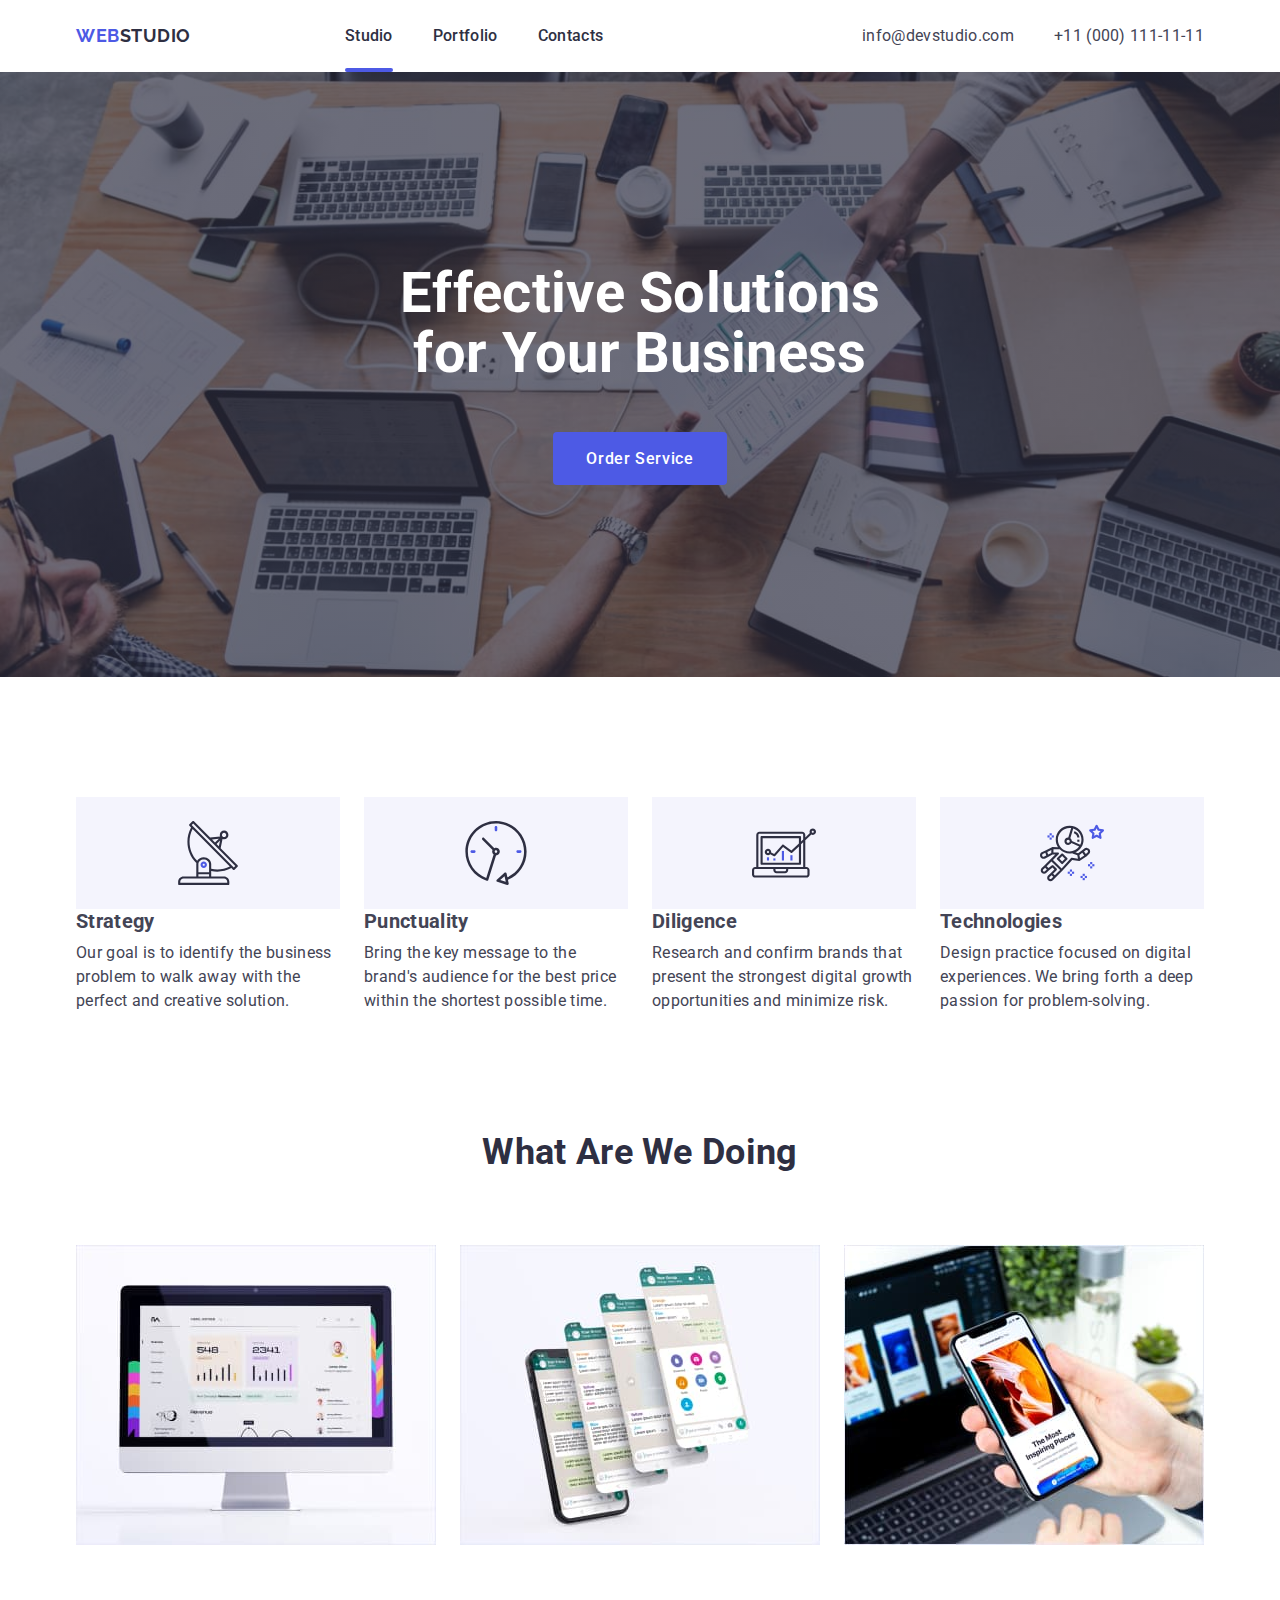
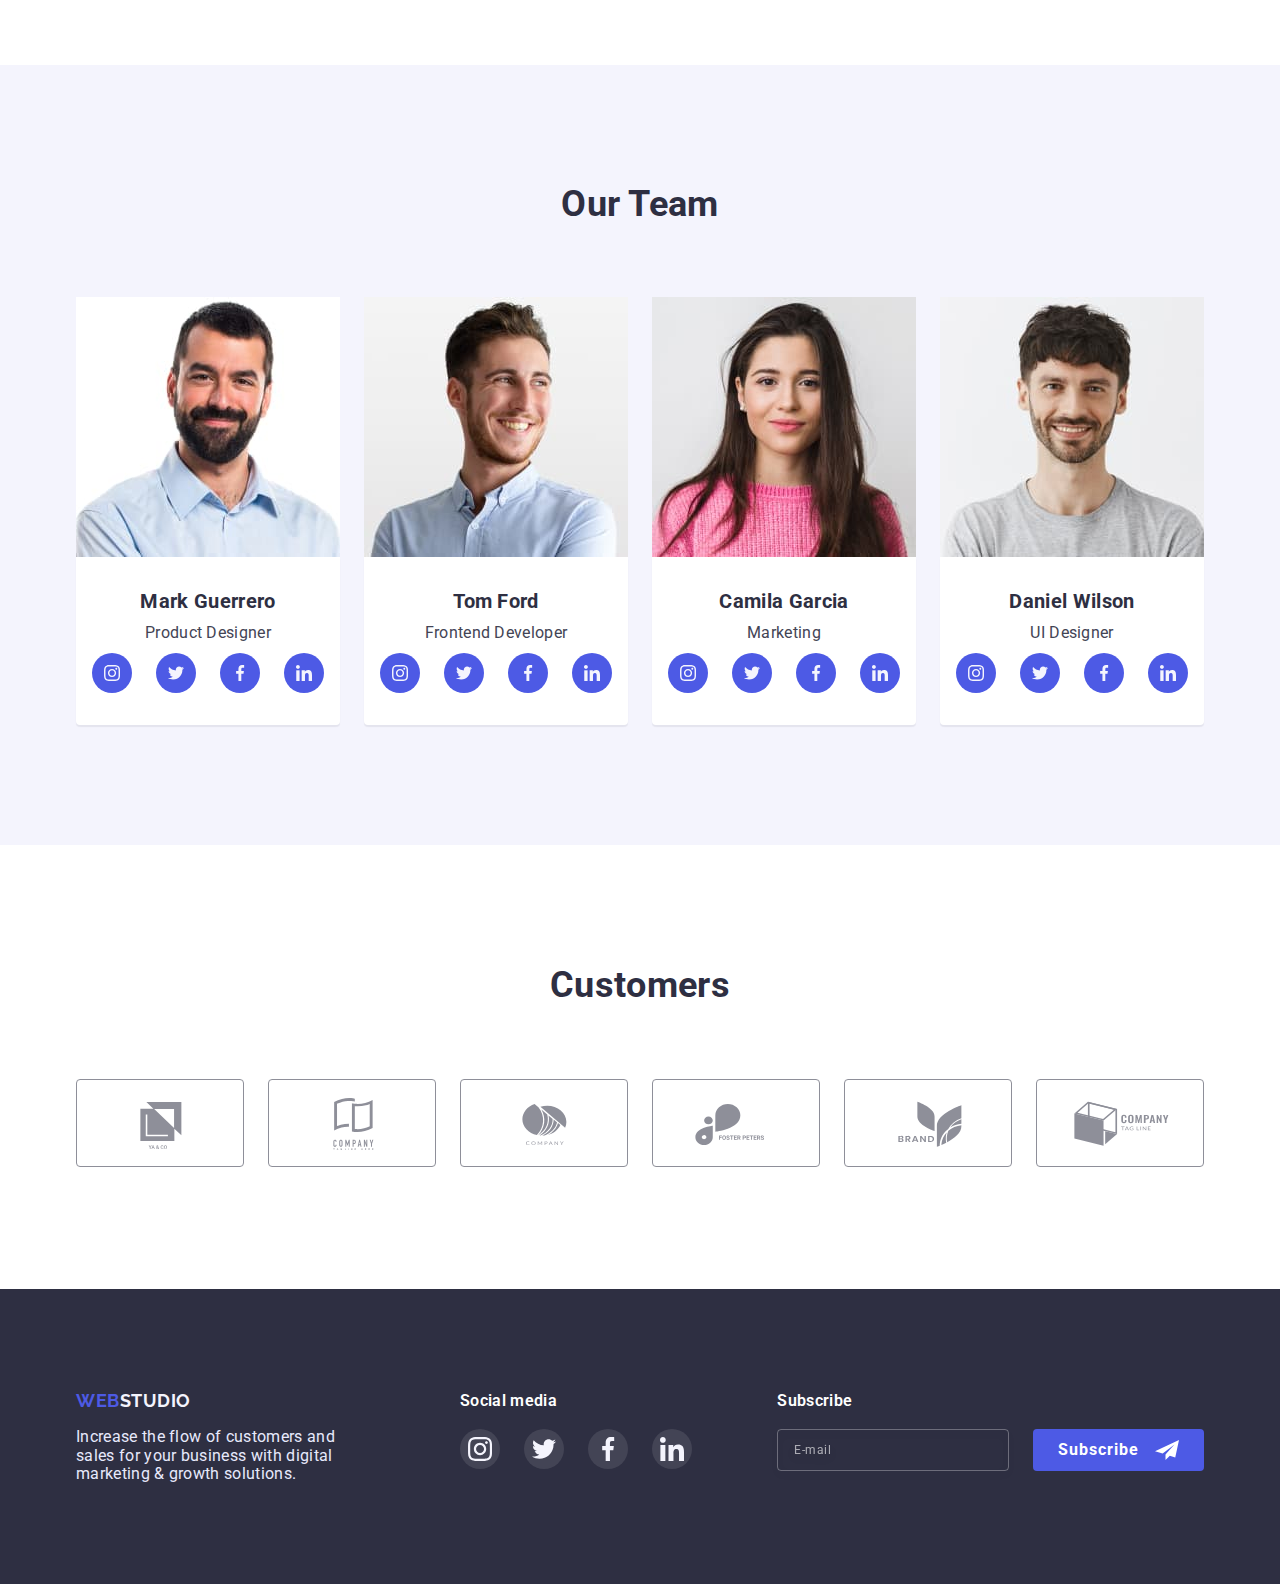
<file: index.html>
<!DOCTYPE html>
<html lang="en">
  <head>
    <meta charset="UTF-8" />
    <meta http-equiv="X-UA-Compatible" content="IE=edge" />
    <meta name="viewport" content="width=device-width, initial-scale=1.0" />
    <title>Studio</title>
    <link rel="preconnect" href="https://fonts.googleapis.com" />
    <link rel="preconnect" href="https://fonts.gstatic.com" crossorigin />
    <link
      href="https://fonts.googleapis.com/css2?family=Raleway:wght@700&family=Roboto:wght@400;500;700;900&display=swap"
      rel="stylesheet"
    />
    <link
      rel="stylesheet"
      href="https://cdn.jsdelivr.net/npm/modern-normalize@1.1.0/modern-normalize.min.css"
    />
    <link rel="stylesheet" href="./styles.css" />
  </head>
  <body>
    <header class="header">
      <div class="container container-page-header">
        <nav class="nav">
          <a href="./index.html" class="logo link"
            >Web<span class="logo logo-header">Studio</span></a
          >
          <ul class="nav-list list">
            <li class="nav-item">
              <a href="./index.html" class="nav-link link current">Studio</a>
            </li>
            <li class="nav-item">
              <a href="./portfolio.html" class="nav-link link">Portfolio</a>
            </li>
            <li class="item"><a href="#" class="nav-link link">Contacts</a></li>
          </ul>
        </nav>
        <ul class="address-list list">
          <li>
            <a href="mailto:info@devstudio.com" class="address-link link"
              >info@devstudio.com</a
            >
          </li>
          <li>
            <a href="tel:+11(000)1111111" class="address-link link"
              >+11 (000) 111-11-11</a
            >
          </li>
        </ul>
      </div>
    </header>
    <main>
      <section class="hero">
        <div class="container">
          <h1 class="hero-title">Effective Solutions for Your Business</h1>
          <button type="button" class="hero-button" data-modal-open>
            Order Service
          </button>
        </div>
      </section>
      <section class="features">
        <h2 hidden class="features-title">Our benefits</h2>
        <ul class="features-list list container">
          <li class="item">
            <div class="features-wrapper">
              <svg class="features-icon" width="64" height="64">
                <use href="./images/sprite.svg#icon-antenna"></use>
              </svg>
            </div>
            <h3 class="title">Strategy</h3>
            <p class="text">
              Our goal is to identify the business problem to walk away with the
              perfect and creative solution.
            </p>
          </li>
          <li class="item">
            <div class="features-wrapper">
              <svg class="features-icon" width="64" height="64">
                <use href="./images/sprite.svg#icon-clock"></use>
              </svg>
            </div>
            <h3 class="title">Punctuality</h3>
            <p class="text">
              Bring the key message to the brand's audience for the best price
              within the shortest possible time.
            </p>
          </li>
          <li class="item">
            <div class="features-wrapper">
              <svg class="features-icon" width="64" height="64">
                <use href="./images/sprite.svg#icon-diagram"></use>
              </svg>
            </div>
            <h3 class="title">Diligence</h3>
            <p class="text">
              Research and confirm brands that present the strongest digital
              growth opportunities and minimize risk.
            </p>
          </li>
          <li class="item">
            <div class="features-wrapper">
              <svg class="features-icon" width="64" height="64">
                <use href="./images/sprite.svg#icon-astronaut"></use>
              </svg>
            </div>
            <h3 class="title">Technologies</h3>
            <p class="text">
              Design practice focused on digital experiences. We bring forth a
              deep passion for problem-solving.
            </p>
          </li>
        </ul>
      </section>
      <section class="concept">
        <div class="container">
          <h2 class="concept-title">What are we doing</h2>
          <ul class="concept-list list">
            <li class="item">
              <img
                class="concept-image"
                src="./images/computer.jpg"
                alt="Screen of the computer"
                width="360"
                height="300"
              />
            </li>

            <li class="item">
              <img
                class="concept-image"
                src="./images/phone.jpg"
                alt="Phone"
                width="360"
                height="300"
              />
            </li>
            <li class="item">
              <img
                class="concept-image"
                src="./images/laptop-and-phone.jpg"
                alt="Laptop and phone"
                width="360"
                height="300"
              />
            </li>
          </ul>
        </div>
      </section>
      <section class="team">
        <div class="container">
          <h2 class="team-title">Our Team</h2>
          <ul class="team-list list">
            <li class="item">
              <img
                class="emploee-image"
                src="./images/mark-guerrero.jpg"
                alt="Product Designer"
                width="264"
                height="260"
              />
              <div class="emploee-card-wrapper">
                <h3 class="title">Mark Guerrero</h3>
                <p class="text">Product Designer</p>
                <ul class="social-list list">
                  <li class="social-item">
                    <a href="#" class="social-link">
                      <svg class="social-icon" width="16" height="16">
                        <use href="./images/sprite.svg#icon-instagram"></use>
                      </svg>
                    </a>
                  </li>
                  <li class="social-item">
                    <a href="#" class="social-link">
                      <svg class="social-icon" width="16" height="16">
                        <use href="./images/sprite.svg#icon-twitter"></use>
                      </svg>
                    </a>
                  </li>
                  <li class="social-item">
                    <a href="#" class="social-link">
                      <svg class="social-icon" width="16" height="16">
                        <use href="./images/sprite.svg#icon-facebook"></use>
                      </svg>
                    </a>
                  </li>
                  <li class="social-item">
                    <a href="#" class="social-link">
                      <svg class="social-icon" width="16" height="16">
                        <use href="./images/sprite.svg#icon-linkedin"></use>
                      </svg>
                    </a>
                  </li>
                </ul>
              </div>
            </li>
            <li class="item">
              <img
                class="emploee-image"
                src="./images/tom-ford.jpg"
                alt="Frontend Developer"
                width="264"
                height="260"
              />
              <div class="emploee-card-wrapper">
                <h3 class="title">Tom Ford</h3>
                <p class="text">Frontend Developer</p>
                <ul class="social-list list">
                  <li class="social-item">
                    <a href="#" class="social-link">
                      <svg class="social-icon" width="16" height="16">
                        <use href="./images/sprite.svg#icon-instagram"></use>
                      </svg>
                    </a>
                  </li>
                  <li class="social-item">
                    <a href="#" class="social-link">
                      <svg class="social-icon" width="16" height="16">
                        <use href="./images/sprite.svg#icon-twitter"></use>
                      </svg>
                    </a>
                  </li>
                  <li class="social-item">
                    <a href="#" class="social-link">
                      <svg class="social-icon" width="16" height="16">
                        <use href="./images/sprite.svg#icon-facebook"></use>
                      </svg>
                    </a>
                  </li>
                  <li class="social-item">
                    <a href="#" class="social-link">
                      <svg class="social-icon" width="16" height="16">
                        <use href="./images/sprite.svg#icon-linkedin"></use>
                      </svg>
                    </a>
                  </li>
                </ul>
              </div>
            </li>
            <li class="item">
              <img
                class="emploee-image"
                src="./images/camila-garcia.jpg"
                alt="Marketing Manager"
                width="264"
                height="260"
              />
              <div class="emploee-card-wrapper">
                <h3 class="title">Camila Garcia</h3>
                <p class="text">Marketing</p>
                <ul class="social-list list">
                  <li class="social-item">
                    <a href="#" class="social-link">
                      <svg class="social-icon" width="16" height="16">
                        <use href="./images/sprite.svg#icon-instagram"></use>
                      </svg>
                    </a>
                  </li>
                  <li class="social-item">
                    <a href="#" class="social-link">
                      <svg class="social-icon" width="16" height="16">
                        <use href="./images/sprite.svg#icon-twitter"></use>
                      </svg>
                    </a>
                  </li>
                  <li class="social-item">
                    <a href="#" class="social-link">
                      <svg class="social-icon" width="16" height="16">
                        <use href="./images/sprite.svg#icon-facebook"></use>
                      </svg>
                    </a>
                  </li>
                  <li class="social-item">
                    <a href="#" class="social-link">
                      <svg class="social-icon" width="16" height="16">
                        <use href="./images/sprite.svg#icon-linkedin"></use>
                      </svg>
                    </a>
                  </li>
                </ul>
              </div>
            </li>
            <li class="item">
              <img
                class="emploee-image"
                src="./images/daniel-wilson.jpg"
                alt="UI Designer"
                width="264"
                height="260"
              />
              <div class="emploee-card-wrapper">
                <h3 class="title">Daniel Wilson</h3>
                <p class="text">UI Designer</p>
                <ul class="social-list list">
                  <li class="social-item">
                    <a href="#" class="social-link">
                      <svg class="social-icon" width="16" height="16">
                        <use href="./images/sprite.svg#icon-instagram"></use>
                      </svg>
                    </a>
                  </li>
                  <li class="social-item">
                    <a href="#" class="social-link">
                      <svg class="social-icon" width="16" height="16">
                        <use href="./images/sprite.svg#icon-twitter"></use>
                      </svg>
                    </a>
                  </li>
                  <li class="social-item">
                    <a href="#" class="social-link">
                      <svg class="social-icon" width="16" height="16">
                        <use href="./images/sprite.svg#icon-facebook"></use>
                      </svg>
                    </a>
                  </li>
                  <li class="social-item">
                    <a href="#" class="social-link">
                      <svg class="social-icon" width="16" height="16">
                        <use href="./images/sprite.svg#icon-linkedin"></use>
                      </svg>
                    </a>
                  </li>
                </ul>
              </div>
            </li>
          </ul>
        </div>
      </section>
      <section class="customers">
        <div class="container">
          <h2 class="customers-title">Customers</h2>
          <ul class="customers-list list">
            <li class="customers-item">
              <a class="customers-link" href="#">
                <svg class="customers-icon" width="104" height="56">
                  <use href="./images/sprite.svg#icon-logo"></use>
                </svg>
              </a>
            </li>
            <li class="customers-item">
              <a class="customers-link" href="#">
                <svg class="customers-icon" width="104" height="56">
                  <use href="./images/sprite.svg#icon-logo-1"></use>
                </svg>
              </a>
            </li>
            <li class="customers-item">
              <a class="customers-link" href="#">
                <svg class="customers-icon" width="104" height="56">
                  <use href="./images/sprite.svg#icon-logo-2"></use>
                </svg>
              </a>
            </li>
            <li class="customers-item">
              <a class="customers-link" href="#">
                <svg class="customers-icon" width="104" height="56">
                  <use href="./images/sprite.svg#icon-logo-3"></use>
                </svg>
              </a>
            </li>
            <li class="customers-item">
              <a class="customers-link" href="#">
                <svg class="customers-icon" width="104" height="56">
                  <use href="./images/sprite.svg#icon-logo-4"></use>
                </svg>
              </a>
            </li>
            <li class="customers-item">
              <a class="customers-link" href="#">
                <svg class="customers-icon" width="104" height="56">
                  <use href="./images/sprite.svg#icon-logo-5"></use>
                </svg>
              </a>
            </li>
          </ul>
        </div>
      </section>
    </main>
    <footer class="footer">
      <div class="container flex">
        <div class="footer-wrapper-description">
          <a href="./index.html" class="logo link"
            >WEB<span class="logo-footer">STUDIO</span></a
          >
          <p class="text-footer">
            Increase the flow of customers and sales for your business with
            digital marketing & growth solutions.
          </p>
        </div>
        <div class="footer-social-wrapper">
          <p class="text">Social media</p>
          <ul class="social-list list">
            <li class="social-item">
              <a href="#" class="social-link dark-theme">
                <svg class="social-icon" width="24" height="24">
                  <use href="./images/sprite.svg#icon-instagram"></use>
                </svg>
              </a>
            </li>
            <li class="social-item">
              <a href="#" class="social-link dark-theme">
                <svg class="social-icon" width="24" height="24">
                  <use href="./images/sprite.svg#icon-twitter"></use>
                </svg>
              </a>
            </li>
            <li class="social-item">
              <a href="#" class="social-link dark-theme">
                <svg class="social-icon" width="24" height="24">
                  <use href="./images/sprite.svg#icon-facebook"></use>
                </svg>
              </a>
            </li>
            <li class="social-item">
              <a href="#" class="social-link dark-theme">
                <svg class="social-icon" width="24" height="24">
                  <use href="./images/sprite.svg#icon-linkedin"></use>
                </svg>
              </a>
            </li>
          </ul>
        </div>
        <div class="footer-form">
          <p class="subscription-text">Subscribe</p>
          <form class="subscription-form" novalidate>
            <input
              class="subscription-input"
              type="email"
              name="user_email"
              placeholder="E-mail"
            />
            <button class="subscription-button" type="submit">
              Subscribe
              <svg class="subscription-button-icon" width="24" height="24">
                <use href="./images/sprite.svg#icon-frame"></use>
              </svg>
            </button>
          </form>
        </div>
      </div>
    </footer>

    <div class="backdrop is-hidden" data-modal>
      <div class="modal">
        <button type="button" class="modal-close-button" data-modal-close>
          <svg class="close-vector" width="8" height="8">
            <use href="./images/sprite.svg#icon-close-modal"></use>
          </svg>
        </button>

        <div class="feedback-form-wrapper">
          <p class="modal-form-text">
            Leave your contacts and we will call you back
          </p>

          <form class="feedback-form">
            <label class="feedback-field">
              <span class="feedback-label">Name</span>
              <span class="feedback-input-wrapper">
                <input class="feedback-input" type="text" name="user_name" />
                <svg class="feedback-form-icon" width="18" height="18">
                  <use href="./images/sprite.svg#icon-user"></use>
                </svg>
              </span>
            </label>

            <label class="feedback-field">
              <span class="feedback-label">Phone</span>
              <span class="feedback-input-wrapper">
                <input class="feedback-input" type="tel" name="user_phone" />
                <svg class="feedback-form-icon" width="18" height="24">
                  <use href="./images/sprite.svg#icon-phone"></use>
                </svg>
              </span>
            </label>

            <label class="feedback-field">
              <span class="feedback-label">Email</span>
              <span class="feedback-input-wrapper">
                <input class="feedback-input" type="email" name="user_email" />
                <svg class="feedback-form-icon" width="18" height="24">
                  <use href="./images/sprite.svg#icon-email"></use>
                </svg>
              </span>
            </label>

            <label class="feedback-field">
              <span class="feedback-label">Comment</span>
              <textarea
                class="feedback-textarea"
                name="user_message"
                placeholder="Text input"
              ></textarea>
            </label>

            <label class="privacy-policy-field">
              <input
                type="checkbox"
                class="feedback-input-checkbox visually-hidden"
                name="privacy_policy"/>
                <svg class="checkbox-icon" width="16" height="16" >
                  <use href="./images/sprite.svg#icon-checkmark"></use>
                </svg>
              <span class="feedback-label-checkbox">I accept the terms and conditions of the <a href="#">Privacy Policy</a></span>
            </label>
            <button type="submit" class="feedback-submit">Send</button>
          </form>
        </div>
      </div>
    </div>
    <script src="./js/modal.js"></script>
  </body>
</html>
</file>
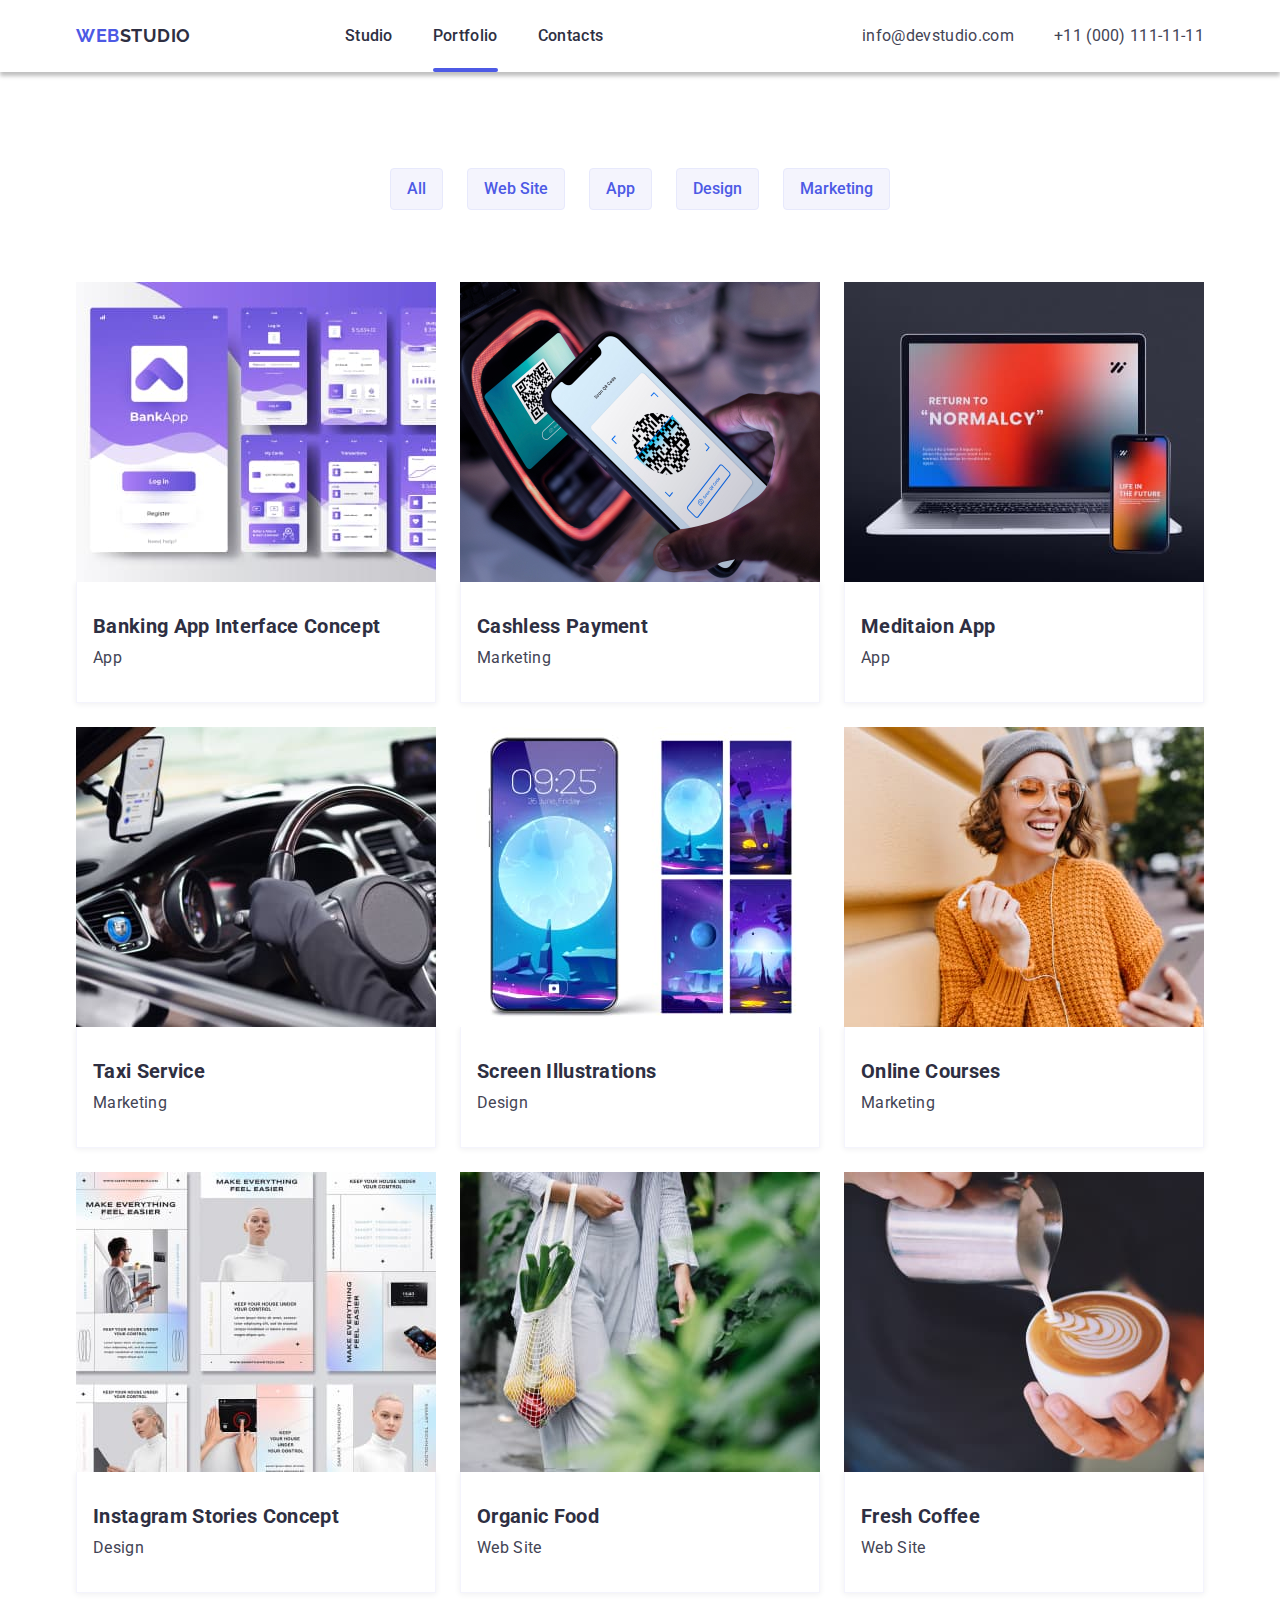
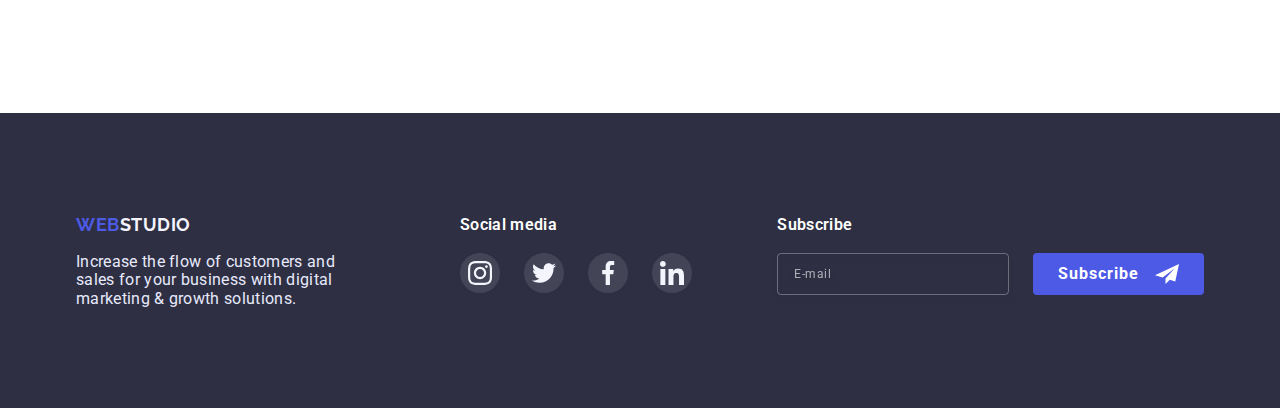
<file: portfolio.html>
<!DOCTYPE html>
<html lang="en">
  <head>
    <meta charset="UTF-8" />
    <meta http-equiv="X-UA-Compatible" content="IE=edge" />
    <meta name="viewport" content="width=device-width, initial-scale=1.0" />
    <title>Portfolio</title>
    <link rel="preconnect" href="https://fonts.googleapis.com" />
    <link rel="preconnect" href="https://fonts.gstatic.com" crossorigin />
    <link
      href="https://fonts.googleapis.com/css2?family=Raleway:wght@700&family=Roboto:wght@400;500;700;900&display=swap"
      rel="stylesheet"
    />
    <link rel="stylesheet" href="https://cdn.jsdelivr.net/npm/modern-normalize@1.1.0/modern-normalize.min.css">
    <link rel="stylesheet" href="./styles.css" />
  </head>
  <body>
    <header class="header">
      <div class="container container-page-header">
       <nav class="nav">
         <a href="./index.html" class="logo link">Web<span class="logo logo-header">Studio</span></a>
         <ul class="nav-list list">
           <li><a href="./index.html" class="nav-link link">Studio</a></li>
           <li>
             <a href="./portfolio.html" class="nav-link link current">Portfolio</a>
           </li>
           <li><a href="#" class="nav-link link">Contacts</a></li>
         </ul>
       </nav>
       <ul class="address-list list">
         <li>
           <a href="mailto:info@devstudio.com" class="address-link link">info@devstudio.com</a>
         </li>
         <li>
           <a href="tel:+11(000)1111111" class="address-link link">+11 (000) 111-11-11</a>
         </li>
       </ul>
      </div>
     </header>
    <main>
      <section class="filtr">
<div class="container">
  <h1 hidden class="filtr-title">Filtr</h1>

  <ul class="filtr-list list">
    <li class="item"><button type="button" class="filtr-button">All</button></li>
    <li class="item"><button type="button" class="filtr-button">Web Site</button></li>
    <li class="item"><button type="button" class="filtr-button">App</button></li>
    <li class="item"><button type="button" class="filtr-button">Design</button></li>
    <li class="item"><button type="button" class="filtr-button">Marketing</button></li>
  </ul>
  <ul class="sample-list list">
    <li class="item">
      <a href="#" class="sample-link link">
        <div class="thumb">
          <img
        class="sample-list-image"
        src="./images-portfolio/banking-app-interface-concept.jpg"
        alt="view of interface concept for banking app"
        width="360"
        height="300"/>
        <div class="overlay">
          <p class="overlay-text">
            14 Stylish and User-Friendly App Design Concepts · Task Manager
            App · Calorie Tracker App · Exotic Fruit Ecommerce App · Cloud
            Storage App
          </p> 
        </div>

      </div>
      <div class="sample-card-wrapper">
        <h2 class="title">Banking App Interface Concept</h2>
        <p class="text">App</p>
      </div>
      </a>
    </li>
    <li class="item">
      <a href="#" class="sample-link link">
        <div class="thumb">
        <img
        class="sample-list-image"
        src="./images-portfolio/cashles-payment.jpg"
        alt="the phone pay for something with QR code"
        width="360"
        height="300"/>
        <div class="overlay">
          <p class="overlay-text">
            14 Stylish and User-Friendly App Design Concepts · Task Manager
            App · Calorie Tracker App · Exotic Fruit Ecommerce App · Cloud
            Storage App
          </p> 
        </div>
       
        </div>

      <div class="sample-card-wrapper">
        <h2 class="title">Cashless Payment</h2>
        <p class="text">Marketing</p>
      </div>
    </a>
    </li>

    <li class="item">
      <a href="#" class="sample-link link">
        <div class="thumb">
        <img
        class="sample-list-image"
        src="./images-portfolio/meditaion-app.jpg"
        alt="laptop and phone show an app"
        width="360"
        height="300"/>
        <div class="overlay">
          <p class="overlay-text">
            14 Stylish and User-Friendly App Design Concepts · Task Manager
            App · Calorie Tracker App · Exotic Fruit Ecommerce App · Cloud
            Storage App
          </p> 
        </div>
      </div>
      <div class="sample-card-wrapper">
        <h2 class="title">Meditaion App</h2>
        <p class="text">App</p>
      </div>
    </a>
    </li>
    <li class="item">
      <a href="#" class="sample-link link">
        <div class="thumb">
        <img
        class="sample-list-image"
        src="./images-portfolio/taxi-service.jpg"
        alt="taxiest driving a car using app"
        width="360"
        height="300"/>
        <div class="overlay">
          <p class="overlay-text">
            14 Stylish and User-Friendly App Design Concepts · Task Manager
            App · Calorie Tracker App · Exotic Fruit Ecommerce App · Cloud
            Storage App
          </p> 
        </div>
      </div>
      <div class="sample-card-wrapper">
        <h2 class="title">Taxi Service</h2>
        <p class="text">Marketing</p>
      </div>
    </a>
    </li>
    <li class="item">
      <a href="#" class="sample-link link">
        <div class="thumb">
        <img
        class="sample-list-image"
        src="./images-portfolio/screen-illustrations.jpg"
        alt="different screen illustration of app"
        width="360"
        height="300"/>
        <div class="overlay">
          <p class="overlay-text">
            14 Stylish and User-Friendly App Design Concepts · Task Manager
            App · Calorie Tracker App · Exotic Fruit Ecommerce App · Cloud
            Storage App
          </p> 
        </div>
      </div>
      <div class="sample-card-wrapper">
        <h2 class="title">Screen Illustrations</h2>
        <p class="text">Design</p>
      </div>
    </a>
    </li>
    <li class="item">
      <a href="#" class="sample-link link">
        <div class="thumb">
        <img
        class="sample-list-image"
        src="./images-portfolio/online-courses.jpg"
        alt="girl using an app on the phone"
        width="360"
        height="300"/>
        <div class="overlay">
          <p class="overlay-text">
            14 Stylish and User-Friendly App Design Concepts · Task Manager
            App · Calorie Tracker App · Exotic Fruit Ecommerce App · Cloud
            Storage App
          </p> 
        </div>
      </div>
      <div class="sample-card-wrapper">
        <h2 class="title">Online Courses</h2>
        <p class="text">Marketing</p>
      </div>
    </a>
    </li>
    <li class="item">
      <a href="#" class="sample-link link">
        <div class="thumb">
        <img
        class="sample-list-image"
        src="./images-portfolio/instagram-stories-concept.jpg"
        alt="different contents for instagram"
        width="360"
        height="300"/>
        <div class="overlay">
          <p class="overlay-text">
            14 Stylish and User-Friendly App Design Concepts · Task Manager
            App · Calorie Tracker App · Exotic Fruit Ecommerce App · Cloud
            Storage App
          </p> 
        </div>
      </div>
      <div class="sample-card-wrapper">
        <h2 class="title">Instagram Stories Concept</h2>
        <p class="text">Design</p>
      </div>
    </a>
    </li>
    <li class="item">
      <a href="#" class="sample-link link">
        <div class="thumb">
        <img
        class="sample-list-image"
        src="./images-portfolio/organic-food.jpg"
        alt="woman carries a bag with organic food"
        width="360"
        height="300"/>
        <div class="overlay">
          <p class="overlay-text">
            14 Stylish and User-Friendly App Design Concepts · Task Manager
            App · Calorie Tracker App · Exotic Fruit Ecommerce App · Cloud
            Storage App
          </p> 
        </div>
      </div>
      <div class="sample-card-wrapper">
        <h2 class="title">Organic Food</h2>
        <p class="text">Web Site</p>
      </div>
    </a>
    </li>

    <li class="item">
      <a href="#" class="sample-link link">
        <div class="thumb">
        <img
        class="sample-list-image"
        src="./images-portfolio/fresh-coffee.jpg"
        alt="somebody is doing cappuchino using latte-art"
        width="360"
        height="300"/>
        <div class="overlay">
          <p class="overlay-text">
            14 Stylish and User-Friendly App Design Concepts · Task Manager
            App · Calorie Tracker App · Exotic Fruit Ecommerce App · Cloud
            Storage App
          </p> 
        </div>
      </div>
      <div class="sample-card-wrapper">
        <h2 class="title">Fresh Coffee</h2>
        <p class="text">Web Site</p>
      </div>
    </a>

    </li>
  </ul>
</div>
      </section>
    </main>
    <footer class="footer">
      <div class="container flex">
<div class="footer-wrapper-description">
  <a href="./index.html" class="logo link">WEB<span class="logo-footer">STUDIO</span></a>
  <p class="text-footer">
    Increase the flow of customers and sales for your business with digital
    marketing & growth solutions.</p>
</div>
   <div class="footer-social-wrapper">
    <p class="text">Social media</p>
    <ul class="social-list list">
      <li class="social-item">
        <a href="#" class="social-link dark-theme">
        <svg class="social-icon" width="24" height="24" > 
          <use href="./images/sprite.svg#icon-instagram" ></use> </svg>
      </a>
      </li>
      <li class="social-item">
        <a href="#" class="social-link dark-theme">
        <svg class="social-icon" width="24" height="24" > 
          <use href="./images/sprite.svg#icon-twitter"></use>
        </svg>
      </a>
    </li>
      <li class="social-item">
        <a href="#" class="social-link dark-theme">
        <svg class="social-icon" width="24" height="24"> 
          <use href="./images/sprite.svg#icon-facebook"></use> </svg>
      </a>
    </li>
      <li class="social-item">
        <a href="#" class="social-link dark-theme">
        <svg class="social-icon" width="24" height="24"> 
          <use href="./images/sprite.svg#icon-linkedin"></use> </svg>
      </a>
    </li>
    </ul>
   </div>

   <div class="footer-form">
    <p class="subscription-text">Subscribe</p>
    <form class="subscription-form" novalidate>
      <input
        class="subscription-input"
        type="email"
        name="user_email"
        placeholder="E-mail"
      />
      <button class="subscription-button" type="submit">
        Subscribe
        <svg class="subscription-button-icon" width="24" height="24">
          <use href="./images/sprite.svg#icon-frame"></use>
        </svg>
      </button>
    </form>
  </div>

      </div>

    
    </footer>

    <script src="./js/modal.js"></script>
  </body>
</html>
</file>
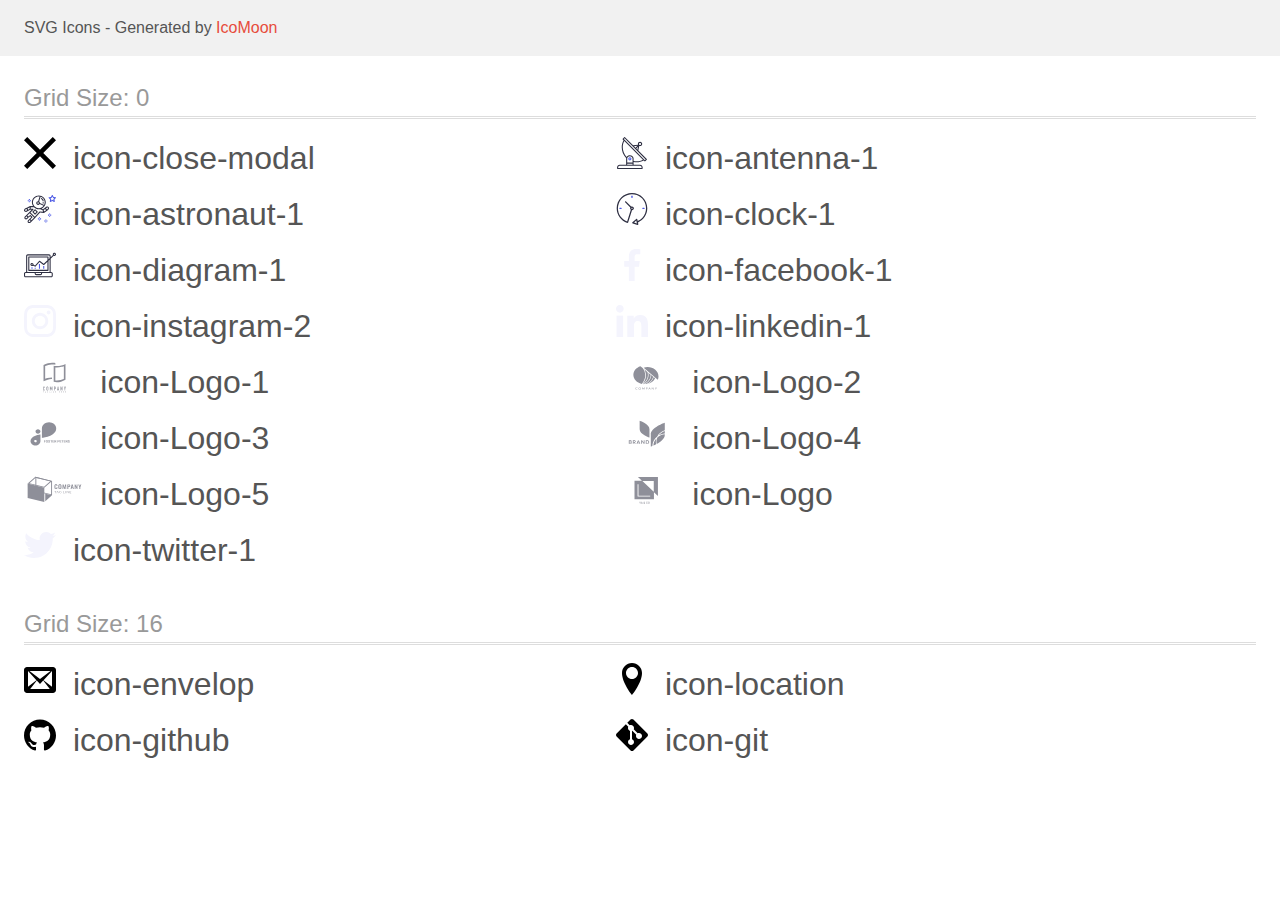
<file: icomoon/demo.html>
<!doctype html>
<html>
<head>
    <title>IcoMoon - SVG Icons</title>
    <meta charset="utf-8">
    <meta name="viewport" content="width=device-width, initial-scale=1">
    <link rel="stylesheet" href="demo-files/demo.css">
    <link rel="stylesheet" href="style.css">
</head>
<body>
<svg aria-hidden="true" style="position: absolute; width: 0; height: 0; overflow: hidden;" version="1.1" xmlns="http://www.w3.org/2000/svg" xmlns:xlink="http://www.w3.org/1999/xlink">
<defs>
<symbol id="icon-close-modal" viewBox="0 0 32 32">
<path d="M32 3.223l-3.223-3.223-12.777 12.777-12.777-12.777-3.223 3.223 12.777 12.777-12.777 12.777 3.223 3.223 12.777-12.777 12.777 12.777 3.223-3.223-12.777-12.777 12.777-12.777z"></path>
</symbol>
<symbol id="icon-antenna-1" viewBox="0 0 32 32">
<path fill="#2e2f42" style="fill: var(--color1, #2e2f42)" d="M30.773 22.098l-8.443-8.505 0.937-4.615c0.242 0.094 0.499 0.144 0.758 0.146h0.006c1.192 0.014 2.17-0.941 2.184-2.133s-0.941-2.17-2.133-2.184c-1.192-0.014-2.17 0.941-2.184 2.133-0.003 0.255 0.039 0.509 0.125 0.749l-4.96 0.605-8.091-8.133c-0.099-0.101-0.235-0.159-0.377-0.16-0.14 0.001-0.274 0.056-0.373 0.155l-1.513 1.504c-0.208 0.208-0.208 0.546 0 0.754l0.814 0.826c-3.153 5.798-2.129 12.978 2.519 17.663 0.043 0.041 0.092 0.074 0.146 0.098-0.034 0.18-0.051 0.364-0.052 0.547v6.187h-6.4c-1.472 0.002-2.665 1.195-2.667 2.667v1.067c0 0.295 0.239 0.533 0.533 0.533h24.533c0.295 0 0.533-0.239 0.533-0.533v-1.067c-0.002-1.472-1.195-2.665-2.667-2.667h-6.4v-2.742c1.003 0.21 2.024 0.317 3.049 0.32 2.458-0.003 4.877-0.615 7.040-1.783l0.818 0.823c0.099 0.101 0.235 0.159 0.377 0.16 0.14-0.001 0.274-0.056 0.373-0.155l1.513-1.504c0.208-0.208 0.208-0.546 0-0.754zM23.28 6.233c0.418-0.415 1.093-0.414 1.509 0.004s0.414 1.093-0.004 1.508c-0.2 0.199-0.47 0.31-0.752 0.31h-0.003c-0.589-0.003-1.064-0.483-1.061-1.072 0.002-0.282 0.115-0.552 0.314-0.751h-0.002zM22.024 9.738l-0.598 2.946-1.175-1.182 1.774-1.763zM21.419 8.836l-1.92 1.909-1.485-1.493 3.405-0.415zM24.004 28.8c0.884 0 1.6 0.716 1.6 1.6v0.533h-23.467v-0.533c0-0.884 0.716-1.6 1.6-1.6h20.267zM16.537 26.667v1.067h-5.333v-1.067h5.333zM11.204 25.6v-4.053c0-1.294 1.196-2.347 2.667-2.347s2.667 1.053 2.667 2.347v4.053h-5.333zM17.604 23.904v-2.357c0-1.882-1.675-3.413-3.733-3.413-1.331-0.020-2.576 0.657-3.281 1.786-4.058-4.274-4.971-10.645-2.279-15.887l18.602 18.708c-2.872 1.461-6.165 1.873-9.309 1.163zM28.893 23.22l-21.057-21.181 0.755-0.752 7.935 7.98c0.004 0 0.006 0.007 0.010 0.010l13.115 13.191-0.757 0.752z"></path>
<path fill="#4d5ae5" style="fill: var(--color2, #4d5ae5)" d="M13.876 20.267h-0.005c-0.884-0.001-1.601 0.714-1.602 1.598s0.714 1.601 1.598 1.602h0.005c0.884 0.001 1.601-0.714 1.602-1.598s-0.714-1.601-1.598-1.602zM14.249 22.245c-0.1 0.1-0.236 0.156-0.378 0.155-0.295-0.002-0.532-0.242-0.531-0.536 0.001-0.141 0.057-0.276 0.157-0.375s0.233-0.154 0.373-0.155c0.295 0.002 0.532 0.242 0.531 0.536-0.001 0.141-0.057 0.276-0.157 0.375h0.005z"></path>
</symbol>
<symbol id="icon-astronaut-1" viewBox="0 0 32 32">
<path fill="#4d5ae5" style="fill: var(--color2, #4d5ae5)" d="M31.974 4.524c-0.063-0.193-0.229-0.333-0.43-0.363l-1.91-0.278-0.855-1.731c-0.179-0.365-0.777-0.365-0.956 0l-0.855 1.731-1.91 0.278c-0.201 0.029-0.367 0.17-0.431 0.363-0.062 0.193-0.011 0.405 0.135 0.547l1.383 1.348-0.326 1.903c-0.034 0.2 0.048 0.402 0.212 0.522 0.166 0.121 0.382 0.135 0.562 0.040l1.709-0.899 1.709 0.899c0.078 0.041 0.164 0.061 0.249 0.061 0.11 0 0.221-0.034 0.314-0.102 0.164-0.119 0.246-0.322 0.212-0.522l-0.326-1.903 1.383-1.348c0.145-0.142 0.197-0.354 0.135-0.547zM29.511 5.851c-0.125 0.122-0.183 0.299-0.153 0.472l0.191 1.114-1-0.526c-0.078-0.041-0.163-0.061-0.249-0.061s-0.17 0.020-0.249 0.061l-1.001 0.526 0.191-1.114c0.030-0.173-0.028-0.349-0.153-0.472l-0.81-0.789 1.119-0.163c0.174-0.025 0.324-0.134 0.402-0.292l0.5-1.013 0.5 1.013c0.078 0.157 0.228 0.267 0.402 0.292l1.119 0.163-0.809 0.789z"></path>
<path fill="#4d5ae5" style="fill: var(--color2, #4d5ae5)" d="M26.134 20.522h-1.067v1.067h1.067v-1.067z"></path>
<path fill="#4d5ae5" style="fill: var(--color2, #4d5ae5)" d="M26.134 22.656h-1.067v1.067h1.067v-1.067z"></path>
<path fill="#4d5ae5" style="fill: var(--color2, #4d5ae5)" d="M27.2 21.589h-1.067v1.067h1.067v-1.067z"></path>
<path fill="#4d5ae5" style="fill: var(--color2, #4d5ae5)" d="M25.067 21.589h-1.067v1.067h1.067v-1.067z"></path>
<path fill="#4d5ae5" style="fill: var(--color2, #4d5ae5)" d="M22.4 26.389h-1.067v1.067h1.067v-1.067z"></path>
<path fill="#4d5ae5" style="fill: var(--color2, #4d5ae5)" d="M22.4 28.522h-1.067v1.067h1.067v-1.067z"></path>
<path fill="#4d5ae5" style="fill: var(--color2, #4d5ae5)" d="M23.467 27.456h-1.067v1.067h1.067v-1.067z"></path>
<path fill="#4d5ae5" style="fill: var(--color2, #4d5ae5)" d="M21.333 27.456h-1.067v1.067h1.067v-1.067z"></path>
<path fill="#4d5ae5" style="fill: var(--color2, #4d5ae5)" d="M16 24.256h-1.067v1.067h1.067v-1.067z"></path>
<path fill="#4d5ae5" style="fill: var(--color2, #4d5ae5)" d="M16 26.389h-1.067v1.067h1.067v-1.067z"></path>
<path fill="#4d5ae5" style="fill: var(--color2, #4d5ae5)" d="M17.067 25.322h-1.067v1.067h1.067v-1.067z"></path>
<path fill="#4d5ae5" style="fill: var(--color2, #4d5ae5)" d="M14.933 25.322h-1.067v1.067h1.067v-1.067z"></path>
<path fill="#4d5ae5" style="fill: var(--color2, #4d5ae5)" d="M5.867 6.122h-1.067v1.067h1.067v-1.067z"></path>
<path fill="#4d5ae5" style="fill: var(--color2, #4d5ae5)" d="M5.867 8.255h-1.067v1.067h1.067v-1.067z"></path>
<path fill="#4d5ae5" style="fill: var(--color2, #4d5ae5)" d="M6.933 7.189h-1.067v1.067h1.067v-1.067z"></path>
<path fill="#4d5ae5" style="fill: var(--color2, #4d5ae5)" d="M4.8 7.189h-1.067v1.067h1.067v-1.067z"></path>
<path fill="#2e2f42" style="fill: var(--color1, #2e2f42)" d="M24.715 14.159c-0.287-0.388-0.709-0.637-1.188-0.705-0.481-0.068-0.956 0.058-1.34 0.352l-1.252 0.96-1.898 1.417-1.358-0.541c2.421-1.086 4.114-3.508 4.114-6.32 0-3.823-3.123-6.933-6.961-6.933s-6.961 3.11-6.961 6.933c0 1.386 0.414 2.674 1.12 3.758l-2.764-0.024c-0.002 0-0.003 0-0.005 0-0.009 0-0.015 0.004-0.023 0.005-0.053 0.002-0.105 0.013-0.155 0.031-0.013 0.005-0.026 0.008-0.038 0.013-0.006 0.003-0.013 0.003-0.019 0.006l-3.233 1.596c-0.001 0-0.001 0-0.001 0.001l-1.893 0.911c-0.021 0.009-0.042 0.021-0.063 0.035-0.755 0.502-1.012 1.489-0.598 2.295 0.22 0.429 0.595 0.745 1.056 0.889 0.178 0.055 0.359 0.083 0.539 0.083 0.29 0 0.577-0.071 0.839-0.211l1.388-0.738 2.264-1.169 1.357-0.008-5.442 5.416c-0.001 0.001-0.001 0.001-0.002 0.001l-1.339 1.333c-0.316 0.315-0.49 0.732-0.49 1.178s0.174 0.863 0.49 1.179c0.325 0.323 0.752 0.485 1.179 0.485s0.854-0.162 1.18-0.485l1.314-1.309 1.741-1.3 0.901 0.897-1.762 1.754c-0 0.001-0.001 0.001-0.002 0.001l-1.339 1.333c-0.316 0.315-0.49 0.732-0.49 1.178s0.174 0.863 0.49 1.179c0.325 0.323 0.753 0.485 1.18 0.485s0.855-0.162 1.18-0.485l3.482-3.467c0.001-0.001 0.001-0.001 0.001-0.002l1.010-1-0.004-0.004c0.006-0.006 0.015-0.009 0.022-0.015l5.166-5.658 3.471 0.494c0.025 0.004 0.050 0.005 0.075 0.005 0.065 0 0.127-0.015 0.187-0.038 0.018-0.006 0.033-0.015 0.050-0.023 0.019-0.010 0.039-0.015 0.058-0.027l3.213-2.133c0.012-0.008 0.018-0.021 0.029-0.029 0.013-0.010 0.029-0.014 0.041-0.026l1.271-1.191c0.662-0.62 0.753-1.635 0.212-2.362zM2.13 17.77c-0.173 0.093-0.37 0.111-0.558 0.052-0.187-0.058-0.338-0.186-0.427-0.358-0.161-0.314-0.068-0.695 0.214-0.902l1.314-0.632 0.449 1.313-0.992 0.527zM5.628 15.942l-1.548 0.8-0.439-1.283 2.027-1.001-0.040 1.484zM20.727 9.322c0 0.918-0.219 1.785-0.599 2.559l-4.181-1.899c-0.044-0.573-0.341-1.075-0.788-1.388l1.464-4.86c2.378 0.756 4.105 2.974 4.105 5.588zM8.938 9.322c0-3.235 2.644-5.867 5.894-5.867 0.253 0 0.5 0.021 0.745 0.052l-1.432 4.754c-0.019-0.001-0.037-0.006-0.057-0.006-1.033 0-1.873 0.837-1.873 1.867s0.84 1.867 1.873 1.867c0.694 0 1.294-0.383 1.618-0.945l3.862 1.755c-1.075 1.446-2.795 2.39-4.737 2.39-3.25 0-5.894-2.632-5.894-5.867zM14.894 10.122c0 0.441-0.362 0.8-0.806 0.8s-0.806-0.359-0.806-0.8c0-0.441 0.362-0.8 0.806-0.8s0.806 0.359 0.806 0.8zM2.465 25.146c-0.236 0.234-0.619 0.234-0.854 0.001-0.114-0.114-0.176-0.263-0.176-0.423s0.062-0.309 0.176-0.421l0.962-0.958 0.851 0.848-0.959 0.955zM5.679 28.88c-0.236 0.234-0.619 0.235-0.855 0.001-0.114-0.114-0.176-0.263-0.176-0.423s0.062-0.309 0.176-0.421l0.963-0.959 0.852 0.848-0.96 0.955zM9.16 25.411c-0.001 0-0.001 0-0.002 0.001l-1.765 1.76-0.852-0.848 1.763-1.755c0 0 0 0 0-0s0.001-0.001 0.002-0.001c0.040-0.040 0.065-0.088 0.090-0.135 0.007-0.014 0.020-0.026 0.026-0.040 0.017-0.041 0.019-0.085 0.026-0.129 0.003-0.025 0.014-0.047 0.014-0.073 0-0.036-0.013-0.070-0.020-0.106-0.006-0.032-0.006-0.065-0.019-0.095-0.020-0.050-0.055-0.094-0.091-0.138-0.010-0.012-0.014-0.027-0.025-0.038 0 0 0 0-0.001 0s-0.001-0.002-0.001-0.002l-1.607-1.6c-0.017-0.017-0.039-0.024-0.058-0.038-0.028-0.022-0.055-0.042-0.087-0.058-0.030-0.015-0.061-0.024-0.093-0.033-0.034-0.010-0.067-0.017-0.103-0.020-0.033-0.002-0.063 0.001-0.095 0.005-0.036 0.004-0.069 0.009-0.104 0.020-0.034 0.011-0.063 0.027-0.094 0.045-0.020 0.011-0.042 0.015-0.061 0.029l-1.773 1.324-0.901-0.897 2.399-2.386 4.361 4.289-0.928 0.919zM15.979 18.394c-0.015-0.002-0.030 0.004-0.045 0.003-0.039-0.002-0.076 0.001-0.115 0.007-0.030 0.005-0.059 0.011-0.088 0.021-0.034 0.012-0.065 0.028-0.097 0.047-0.030 0.018-0.057 0.037-0.083 0.061-0.013 0.011-0.028 0.017-0.040 0.029l-4.698 5.146-4.328-4.257 2.833-2.818c0.209-0.208 0.21-0.546 0.002-0.755-0.105-0.105-0.243-0.157-0.381-0.156v-0.001l-2.219 0.013 0.028-1.607 3.104 0.027c1.265 1.294 3.029 2.101 4.981 2.101 0.437 0 0.864-0.045 1.279-0.123 0.040 0.032 0.079 0.065 0.13 0.085l2.41 0.96 0.152 0.758 0.178 0.885-3.003-0.427zM20.020 18.572l-0.313-1.558 1.446-1.080 0.947 1.257-2.080 1.381zM23.774 15.741l-0.838 0.785-0.931-1.236 0.831-0.637c0.155-0.119 0.351-0.168 0.543-0.143 0.193 0.027 0.364 0.128 0.48 0.284 0.217 0.292 0.18 0.699-0.085 0.947z"></path>
<path fill="#2e2f42" style="fill: var(--color1, #2e2f42)" d="M13.602 18.544l-2.143-2.133c-0.207-0.207-0.545-0.207-0.753 0l-2.142 2.133c-0.1 0.101-0.157 0.236-0.157 0.378s0.056 0.278 0.157 0.378l2.142 2.133c0.104 0.103 0.241 0.155 0.377 0.155s0.273-0.052 0.376-0.155l2.143-2.133c0.1-0.1 0.157-0.236 0.157-0.378s-0.057-0.278-0.157-0.378zM11.083 20.303l-1.387-1.381 1.387-1.381 1.387 1.381-1.387 1.381z"></path>
<path fill="#2e2f42" style="fill: var(--color1, #2e2f42)" d="M17.164 5.071l-0.258 1.036c0.071 0.018 1.738 0.452 1.738 2.149h1.067c-0-2.017-1.666-2.965-2.547-3.185z"></path>
<path fill="#2e2f42" style="fill: var(--color1, #2e2f42)" d="M19.711 9.322h-1.067v1.067h1.067v-1.067z"></path>
</symbol>
<symbol id="icon-clock-1" viewBox="0 0 32 32">
<path fill="#2e2f42" style="fill: var(--color1, #2e2f42)" d="M31.297 15.301c-0.002-8.452-6.855-15.303-15.308-15.301s-15.303 6.855-15.301 15.308c0.001 6.658 4.307 12.551 10.649 14.576 0.061 0.019 0.124 0.029 0.187 0.029 0.121-0 0.239-0.032 0.342-0.094 0.135-0.080 0.236-0.207 0.283-0.356l3.865-12.25c1.057-0.005 1.909-0.866 1.903-1.923s-0.866-1.909-1.923-1.903c-0.284 0.001-0.565 0.067-0.82 0.191l-5.106-5.107c-0.253-0.245-0.657-0.238-0.902 0.016-0.239 0.247-0.239 0.639 0 0.886l5.103 5.109c-0.392 0.799-0.168 1.764 0.536 2.309l-3.683 11.673c-7.278-2.681-11.004-10.754-8.323-18.032s10.754-11.004 18.032-8.323c7.278 2.681 11.004 10.754 8.323 18.032-1.31 3.556-4.001 6.431-7.462 7.973l-0.398-1.874c-0.073-0.345-0.411-0.565-0.756-0.492-0.109 0.023-0.209 0.074-0.293 0.148l-3.837 3.426c-0.263 0.234-0.287 0.637-0.052 0.9 0.076 0.085 0.174 0.149 0.283 0.184l4.899 1.564c0.335 0.108 0.694-0.077 0.802-0.412 0.034-0.106 0.040-0.219 0.017-0.328l-0.391-1.839c5.664-2.388 9.342-7.942 9.329-14.089zM15.992 14.664c0.352 0 0.638 0.286 0.638 0.638s-0.286 0.638-0.638 0.638c-0.352 0-0.638-0.285-0.638-0.638s0.285-0.638 0.638-0.638zM18.093 29.528l2.184-1.948 0.603 2.84-2.787-0.892z"></path>
<path fill="#4d5ae5" style="fill: var(--color2, #4d5ae5)" d="M15.354 3.185v1.275c0 0.352 0.285 0.638 0.638 0.638s0.638-0.285 0.638-0.638v-1.275c0-0.352-0.286-0.638-0.638-0.638s-0.638 0.286-0.638 0.638z"></path>
<path fill="#4d5ae5" style="fill: var(--color2, #4d5ae5)" d="M3.876 14.664c-0.352 0-0.638 0.286-0.638 0.638s0.285 0.638 0.638 0.638h1.275c0.352 0 0.638-0.285 0.638-0.638s-0.285-0.638-0.638-0.638h-1.275z"></path>
<path fill="#4d5ae5" style="fill: var(--color2, #4d5ae5)" d="M28.108 15.939c0.352 0 0.638-0.285 0.638-0.638s-0.285-0.638-0.638-0.638h-1.275c-0.352 0-0.638 0.286-0.638 0.638s0.286 0.638 0.638 0.638h1.275z"></path>
</symbol>
<symbol id="icon-diagram-1" viewBox="0 0 32 32">
<path fill="#4d5ae5" style="fill: var(--color2, #4d5ae5)" d="M14.926 14.965h1.066v4.798h-1.066v-4.797z"></path>
<path fill="#4d5ae5" style="fill: var(--color2, #4d5ae5)" d="M19.19 17.097h1.066v2.665h-1.066v-2.665z"></path>
<path fill="#4d5ae5" style="fill: var(--color2, #4d5ae5)" d="M10.661 18.696h1.066v1.066h-1.066v-1.066z"></path>
<path fill="#4d5ae5" style="fill: var(--color2, #4d5ae5)" d="M7.463 18.163h1.066v1.599h-1.066v-1.599z"></path>
<path fill="#2e2f42" style="fill: var(--color1, #2e2f42)" d="M1.599 28.291h25.587c0.883 0 1.599-0.716 1.599-1.599v-2.132c0-0.883-0.716-1.599-1.599-1.599h-0.533v-13.293l3.028-2.868c0.703 0.346 1.553 0.136 2.013-0.499s0.396-1.508-0.152-2.068-1.42-0.644-2.065-0.198c-0.644 0.446-0.873 1.292-0.542 2.002l-2.281 2.163v-1.23c0-0.883-0.716-1.599-1.599-1.599h-21.322c-0.883 0-1.599 0.716-1.599 1.599v15.992h-0.533c-0.883 0-1.599 0.716-1.599 1.599v2.132c0 0.883 0.716 1.599 1.599 1.599zM30.384 4.837c0.294 0 0.533 0.239 0.533 0.533s-0.239 0.533-0.533 0.533c-0.294 0-0.533-0.239-0.533-0.533s0.239-0.533 0.533-0.533zM3.198 6.969c0-0.294 0.239-0.533 0.533-0.533h21.322c0.294 0 0.533 0.239 0.533 0.533v2.239l-1.066 1.013v-2.186c0-0.294-0.239-0.533-0.533-0.533h-19.19c-0.294 0-0.533 0.239-0.533 0.533v13.326c0 0.294 0.239 0.533 0.533 0.533h19.19c0.294 0 0.533-0.239 0.533-0.533v-9.674l1.066-1.010v12.284h-22.388v-15.992zM7.996 13.899c-0.721-0.002-1.354 0.478-1.546 1.174s0.105 1.433 0.725 1.801c0.62 0.368 1.41 0.276 1.928-0.226l1.853 0.93c0.215 0.108 0.476 0.057 0.636-0.123l3.939-4.431 3.872 2.901c0.208 0.156 0.498 0.139 0.686-0.039l3.365-3.188v8.131h-18.124v-12.26h18.124v2.66l-3.771 3.572-3.904-2.927c-0.222-0.166-0.534-0.135-0.718 0.072l-3.993 4.493-1.493-0.746c0.011-0.064 0.018-0.129 0.020-0.193 0-0.883-0.716-1.599-1.599-1.599zM8.529 15.498c0 0.294-0.239 0.533-0.533 0.533s-0.533-0.239-0.533-0.533c0-0.294 0.239-0.533 0.533-0.533s0.533 0.239 0.533 0.533zM11.727 24.027h5.331v0.533c0 0.294-0.239 0.533-0.533 0.533h-4.264c-0.294 0-0.533-0.239-0.533-0.533v-0.533zM1.066 24.56c0-0.294 0.239-0.533 0.533-0.533h9.062v0.533c0 0.883 0.716 1.599 1.599 1.599h4.264c0.883 0 1.599-0.716 1.599-1.599v-0.533h9.062c0.294 0 0.533 0.239 0.533 0.533v2.132c0 0.294-0.239 0.533-0.533 0.533h-25.587c-0.294 0-0.533-0.239-0.533-0.533v-2.132z"></path>
</symbol>
<symbol id="icon-facebook-1" viewBox="0 0 32 32">
<path fill="#f4f4fd" style="fill: var(--color3, #f4f4fd)" d="M21.329 5.313h2.921v-5.088c-0.504-0.069-2.237-0.225-4.256-0.225-4.212 0-7.097 2.649-7.097 7.519v4.481h-4.648v5.688h4.648v14.312h5.699v-14.311h4.46l0.708-5.688h-5.169v-3.919c0.001-1.644 0.444-2.769 2.735-2.769z"></path>
</symbol>
<symbol id="icon-instagram-2" viewBox="0 0 32 32">
<path fill="#f4f4fd" style="fill: var(--color3, #f4f4fd)" d="M31.969 9.408c-0.075-1.7-0.35-2.869-0.744-3.882-0.406-1.075-1.031-2.038-1.851-2.838-0.8-0.813-1.769-1.444-2.832-1.844-1.019-0.394-2.181-0.669-3.882-0.744-1.713-0.081-2.257-0.1-6.601-0.1s-4.888 0.019-6.595 0.094c-1.7 0.075-2.869 0.35-3.882 0.744-1.075 0.406-2.038 1.031-2.838 1.85-0.813 0.8-1.444 1.769-1.844 2.832-0.394 1.019-0.669 2.182-0.744 3.882-0.081 1.713-0.1 2.257-0.1 6.601s0.019 4.888 0.094 6.595c0.075 1.7 0.35 2.869 0.744 3.882 0.406 1.075 1.038 2.038 1.85 2.838 0.8 0.813 1.769 1.444 2.832 1.844 1.019 0.394 2.182 0.669 3.882 0.744 1.706 0.075 2.25 0.094 6.595 0.094s4.888-0.019 6.595-0.094c1.7-0.075 2.869-0.35 3.882-0.744 2.151-0.831 3.851-2.532 4.682-4.682 0.394-1.019 0.669-2.182 0.744-3.882 0.075-1.707 0.094-2.25 0.094-6.595s-0.006-4.888-0.081-6.595zM29.087 22.473c-0.069 1.563-0.331 2.407-0.55 2.969-0.538 1.394-1.644 2.5-3.038 3.038-0.563 0.219-1.413 0.481-2.969 0.55-1.688 0.075-2.194 0.094-6.464 0.094s-4.782-0.019-6.464-0.094c-1.563-0.069-2.407-0.331-2.969-0.55-0.694-0.256-1.325-0.663-1.838-1.194-0.531-0.519-0.938-1.144-1.194-1.838-0.219-0.563-0.481-1.413-0.55-2.969-0.075-1.688-0.094-2.194-0.094-6.464s0.019-4.782 0.094-6.464c0.069-1.563 0.331-2.407 0.55-2.969 0.256-0.694 0.663-1.325 1.2-1.838 0.519-0.531 1.144-0.938 1.838-1.194 0.563-0.219 1.413-0.481 2.969-0.55 1.688-0.075 2.194-0.094 6.464-0.094 4.276 0 4.782 0.019 6.464 0.094 1.563 0.069 2.407 0.331 2.969 0.55 0.694 0.256 1.325 0.662 1.838 1.194 0.531 0.519 0.938 1.144 1.194 1.838 0.219 0.563 0.481 1.413 0.55 2.969 0.075 1.688 0.094 2.194 0.094 6.464s-0.019 4.77-0.094 6.458z"></path>
<path fill="#f4f4fd" style="fill: var(--color3, #f4f4fd)" d="M16.059 7.783c-4.538 0-8.22 3.682-8.22 8.22s3.682 8.22 8.22 8.22c4.539 0 8.22-3.682 8.22-8.22s-3.682-8.22-8.22-8.22zM16.059 21.335c-2.944 0-5.332-2.388-5.332-5.332s2.388-5.332 5.332-5.332c2.945 0 5.332 2.388 5.332 5.332s-2.388 5.332-5.332 5.332z"></path>
<path fill="#f4f4fd" style="fill: var(--color3, #f4f4fd)" d="M26.524 7.458c0 1.060-0.859 1.919-1.919 1.919s-1.919-0.859-1.919-1.919c0-1.060 0.859-1.919 1.919-1.919s1.919 0.859 1.919 1.919z"></path>
</symbol>
<symbol id="icon-linkedin-1" viewBox="0 0 32 32">
<path fill="#f4f4fd" style="fill: var(--color3, #f4f4fd)" d="M31.992 32v-0.001h0.008v-11.736c0-5.741-1.236-10.164-7.948-10.164-3.227 0-5.392 1.771-6.276 3.449h-0.093v-2.913h-6.364v21.364h6.627v-10.579c0-2.785 0.528-5.479 3.977-5.479 3.399 0 3.449 3.179 3.449 5.657v10.401h6.62z"></path>
<path fill="#f4f4fd" style="fill: var(--color3, #f4f4fd)" d="M0.528 10.636h6.635v21.364h-6.635v-21.364z"></path>
<path fill="#f4f4fd" style="fill: var(--color3, #f4f4fd)" d="M3.843 0c-2.121 0-3.843 1.721-3.843 3.843s1.721 3.879 3.843 3.879c2.121 0 3.843-1.757 3.843-3.879-0.001-2.121-1.723-3.843-3.843-3.843v0z"></path>
</symbol>
<symbol id="icon-Logo-1" viewBox="0 0 59 32">
<path fill="#8e8f99" style="fill: var(--color4, #8e8f99)" d="M28.636 3.391h-0.078c-0.12-0.007-0.24-0.010-0.36-0.013v0h-0.26c-0.227 0-0.458 0.006-0.688 0.017-0.017-0.001-0.035-0.001-0.052 0-2.082 0.118-4.123 0.638-6.009 1.533l-0.247 0.119v12.652l0.578-0.196c0.507-0.174 1.048-0.331 1.607-0.477 1.512-0.388 3.065-0.595 4.626-0.615v1.662c-0.207 0.002-0.408 0.007-0.609 0.017h-0.048c-1.201 0.066-2.393 0.249-3.559 0.546-1.477 0.37-2.901 0.925-4.24 1.652v-16.227c1.39-0.811 2.888-1.42 4.448-1.809 1.37-0.354 2.778-0.535 4.192-0.541h0.244c0.292 0.007 0.577 0.020 0.844 0.041 0.705 0.049 1.404 0.161 2.089 0.333v1.636c-0.666-0.155-1.342-0.257-2.024-0.305-0.014-0.001-0.028-0.002-0.041-0.004-0.141-0.012-0.282-0.024-0.414-0.024zM31.516 5.064c0.363 0.028 0.739 0.041 1.119 0.041 1.487-0.005 2.967-0.195 4.407-0.565 1.476-0.371 2.9-0.927 4.238-1.654v15.938c-1.391 0.81-2.889 1.419-4.449 1.809-1.37 0.352-2.778 0.533-4.192 0.539-1.072 0.009-2.14-0.117-3.18-0.375v-16.041c0.246 0.057 0.499 0.109 0.756 0.153 0.422 0.071 0.867 0.123 1.301 0.155zM39.627 5.187l-0.578 0.195c-0.532 0.179-1.068 0.339-1.608 0.481-1.57 0.403-3.183 0.61-4.804 0.616-0.377 0-0.724-0.010-1.060-0.032l-0.461-0.030v13.015l0.396 0.035c0.367 0.032 0.746 0.048 1.128 0.048 1.276-0.005 2.547-0.17 3.783-0.49 1.018-0.255 2.008-0.611 2.956-1.062l0.247-0.119v-12.656z"></path>
<path fill="#8e8f99" style="fill: var(--color4, #8e8f99)" d="M20.421 25.836c-0.083-0.086-0.183-0.154-0.294-0.199s-0.23-0.066-0.349-0.061c-0.127-0.002-0.253 0.022-0.372 0.070-0.108 0.043-0.207 0.108-0.289 0.19-0.082 0.083-0.145 0.182-0.186 0.291-0.045 0.114-0.068 0.236-0.067 0.359v2.168c-0.005 0.153 0.024 0.305 0.085 0.445 0.051 0.111 0.125 0.21 0.217 0.291 0.087 0.073 0.188 0.126 0.298 0.154 0.105 0.030 0.214 0.045 0.324 0.045 0.121 0.001 0.24-0.025 0.35-0.076 0.108-0.047 0.207-0.116 0.289-0.201 0.080-0.084 0.145-0.183 0.189-0.291 0.046-0.109 0.070-0.227 0.069-0.346v-0.243h-0.567v0.193c0.002 0.066-0.010 0.132-0.033 0.193-0.018 0.046-0.047 0.088-0.082 0.122-0.035 0.028-0.075 0.050-0.119 0.062-0.038 0.013-0.078 0.020-0.119 0.020-0.051 0.006-0.102-0.002-0.149-0.022s-0.087-0.053-0.117-0.094c-0.053-0.087-0.080-0.188-0.075-0.291v-2.021c-0.004-0.112 0.020-0.223 0.069-0.324 0.029-0.046 0.071-0.082 0.12-0.105s0.104-0.032 0.157-0.025c0.049-0.002 0.097 0.008 0.141 0.030s0.082 0.053 0.112 0.092c0.063 0.083 0.097 0.186 0.094 0.291v0.187h0.561v-0.221c0.001-0.13-0.022-0.258-0.069-0.379-0.042-0.114-0.106-0.217-0.189-0.305z"></path>
<path fill="#8e8f99" style="fill: var(--color4, #8e8f99)" d="M23.788 25.811c-0.181-0.153-0.409-0.237-0.645-0.238-0.115 0-0.23 0.021-0.338 0.061-0.11 0.039-0.212 0.1-0.299 0.177-0.094 0.084-0.169 0.188-0.22 0.304-0.057 0.132-0.085 0.276-0.082 0.42v2.079c-0.004 0.146 0.024 0.292 0.082 0.426 0.051 0.112 0.126 0.211 0.22 0.291 0.087 0.080 0.188 0.143 0.299 0.183 0.108 0.040 0.223 0.061 0.338 0.061s0.23-0.021 0.338-0.061c0.113-0.041 0.217-0.103 0.306-0.183 0.090-0.081 0.163-0.18 0.214-0.291 0.058-0.134 0.086-0.279 0.082-0.426v-2.079c0.003-0.144-0.025-0.288-0.082-0.42-0.050-0.115-0.123-0.218-0.214-0.304zM23.523 28.614c0.005 0.055-0.003 0.111-0.022 0.163s-0.050 0.099-0.090 0.138c-0.075 0.063-0.169 0.097-0.267 0.097s-0.192-0.034-0.267-0.097c-0.040-0.038-0.071-0.085-0.090-0.138s-0.027-0.108-0.022-0.163v-2.079c-0.005-0.055 0.003-0.111 0.022-0.163s0.050-0.099 0.090-0.138c0.075-0.063 0.169-0.097 0.267-0.097s0.192 0.034 0.267 0.097c0.040 0.038 0.071 0.085 0.090 0.138s0.027 0.108 0.022 0.163v2.079z"></path>
<path fill="#8e8f99" style="fill: var(--color4, #8e8f99)" d="M28.21 29.543v-3.936h-0.545l-0.716 2.084h-0.010l-0.721-2.084h-0.539v3.936h0.562v-2.395h0.010l0.551 1.693h0.28l0.555-1.693h0.010v2.395h0.562z"></path>
<path fill="#8e8f99" style="fill: var(--color4, #8e8f99)" d="M31.405 25.882c-0.087-0.097-0.196-0.171-0.318-0.215-0.132-0.043-0.269-0.063-0.408-0.061h-0.835v3.936h0.561v-1.537h0.289c0.175 0.008 0.349-0.029 0.506-0.108 0.128-0.071 0.234-0.175 0.308-0.301 0.065-0.105 0.109-0.221 0.129-0.343 0.022-0.148 0.032-0.298 0.030-0.448 0.006-0.189-0.013-0.378-0.055-0.562-0.037-0.136-0.108-0.261-0.207-0.362zM31.116 27.082c-0.002 0.071-0.020 0.141-0.052 0.205-0.032 0.061-0.083 0.109-0.145 0.138-0.083 0.037-0.174 0.054-0.265 0.049h-0.256v-1.338h0.289c0.087-0.004 0.174 0.013 0.253 0.049 0.058 0.033 0.104 0.084 0.132 0.145 0.031 0.069 0.047 0.144 0.049 0.219 0 0.083 0 0.17 0 0.262s0.006 0.186 0 0.27h-0.006z"></path>
<path fill="#8e8f99" style="fill: var(--color4, #8e8f99)" d="M34.062 25.606h-0.46l-0.867 3.936h0.561l0.165-0.846h0.765l0.165 0.846h0.561l-0.889-3.936zM33.544 28.161l0.276-1.427h0.010l0.275 1.427h-0.561z"></path>
<path fill="#8e8f99" style="fill: var(--color4, #8e8f99)" d="M37.686 27.978h-0.010l-0.847-2.371h-0.539v3.936h0.561v-2.367h0.012l0.857 2.367h0.528v-3.936h-0.561v2.371z"></path>
<path fill="#8e8f99" style="fill: var(--color4, #8e8f99)" d="M41.113 25.606l-0.451 1.565h-0.012l-0.451-1.565h-0.594l0.77 2.273v1.664h0.561v-1.664l0.77-2.273h-0.594z"></path>
<path fill="#8e8f99" style="fill: var(--color4, #8e8f99)" d="M18.857 30.654h0.27v0.759h0.184v-0.759h0.269v-0.155h-0.723v0.155z"></path>
<path fill="#8e8f99" style="fill: var(--color4, #8e8f99)" d="M21.13 30.498l-0.354 0.914h0.195l0.075-0.208h0.364l0.078 0.208h0.2l-0.363-0.914h-0.195zM21.101 31.051l0.124-0.339 0.124 0.339h-0.249z"></path>
<path fill="#8e8f99" style="fill: var(--color4, #8e8f99)" d="M23.376 31.076h0.211v0.118c-0.062 0.049-0.138 0.076-0.217 0.077-0.037 0.002-0.074-0.005-0.107-0.020s-0.063-0.038-0.086-0.067c-0.048-0.070-0.072-0.154-0.068-0.238 0-0.203 0.088-0.305 0.263-0.305 0.046-0.005 0.092 0.008 0.13 0.034s0.065 0.066 0.077 0.111l0.181-0.035c-0.039-0.179-0.168-0.269-0.387-0.269-0.117-0.003-0.232 0.039-0.319 0.118-0.046 0.045-0.082 0.1-0.104 0.161s-0.032 0.126-0.027 0.19c-0.005 0.125 0.036 0.248 0.117 0.343 0.045 0.046 0.099 0.082 0.159 0.105s0.124 0.033 0.188 0.029c0.143 0.004 0.282-0.048 0.387-0.145v-0.36h-0.396v0.154z"></path>
<path fill="#8e8f99" style="fill: var(--color4, #8e8f99)" d="M25.67 30.498h-0.185v0.914h0.64v-0.155h-0.455v-0.759z"></path>
<path fill="#8e8f99" style="fill: var(--color4, #8e8f99)" d="M27.61 30.498h-0.185v0.914h0.185v-0.914z"></path>
<path fill="#8e8f99" style="fill: var(--color4, #8e8f99)" d="M29.507 31.109l-0.374-0.61h-0.179v0.914h0.172v-0.597l0.367 0.597h0.184v-0.914h-0.169v0.61z"></path>
<path fill="#8e8f99" style="fill: var(--color4, #8e8f99)" d="M31.221 31.010h0.455v-0.155h-0.455v-0.201h0.49v-0.155h-0.675v0.914h0.694v-0.155h-0.509v-0.247z"></path>
<path fill="#8e8f99" style="fill: var(--color4, #8e8f99)" d="M35.378 30.859h-0.36v-0.36h-0.184v0.914h0.184v-0.4h0.36v0.4h0.184v-0.914h-0.184v0.36z"></path>
<path fill="#8e8f99" style="fill: var(--color4, #8e8f99)" d="M37.103 31.010h0.457v-0.155h-0.457v-0.201h0.492v-0.155h-0.675v0.914h0.692v-0.155h-0.509v-0.247z"></path>
<path fill="#8e8f99" style="fill: var(--color4, #8e8f99)" d="M39.442 31.010c0.159-0.025 0.24-0.109 0.24-0.254 0.005-0.039-0.001-0.078-0.017-0.114s-0.041-0.067-0.073-0.089c-0.083-0.042-0.175-0.060-0.267-0.054h-0.387v0.914h0.184v-0.382h0.036c0.039-0.002 0.078 0.005 0.114 0.020 0.027 0.017 0.049 0.040 0.065 0.067l0.2 0.291h0.22l-0.111-0.179c-0.049-0.088-0.119-0.163-0.202-0.219zM39.257 30.884h-0.136v-0.23h0.145c0.063-0.005 0.126 0.002 0.187 0.022 0.013 0.012 0.024 0.026 0.031 0.043s0.010 0.034 0.009 0.052c-0.001 0.018-0.006 0.035-0.014 0.051s-0.020 0.029-0.035 0.040c-0.060 0.018-0.124 0.026-0.187 0.022z"></path>
<path fill="#8e8f99" style="fill: var(--color4, #8e8f99)" d="M41.206 31.010h0.455v-0.155h-0.455v-0.201h0.492v-0.155h-0.676v0.914h0.694v-0.155h-0.509v-0.247z"></path>
</symbol>
<symbol id="icon-Logo-2" viewBox="0 0 59 32">
<path fill="#8e8f99" style="fill: var(--color4, #8e8f99)" d="M21.034 28.128c0.009 0 0.018 0.002 0.027 0.005s0.016 0.008 0.022 0.014l0.126 0.119c-0.098 0.096-0.219 0.173-0.355 0.225-0.159 0.057-0.331 0.085-0.503 0.081-0.162 0.003-0.323-0.023-0.473-0.076-0.135-0.048-0.257-0.121-0.357-0.213-0.102-0.095-0.18-0.207-0.23-0.329-0.055-0.136-0.082-0.278-0.080-0.422-0.002-0.144 0.027-0.288 0.087-0.423 0.055-0.122 0.138-0.234 0.244-0.329 0.108-0.093 0.237-0.166 0.379-0.214 0.155-0.051 0.321-0.077 0.487-0.076 0.155-0.003 0.309 0.020 0.453 0.069 0.125 0.046 0.24 0.111 0.339 0.19l-0.106 0.127c-0.007 0.009-0.016 0.017-0.027 0.023-0.012 0.007-0.028 0.011-0.043 0.009-0.016-0.001-0.032-0.006-0.046-0.014l-0.057-0.034-0.079-0.043c-0.034-0.016-0.069-0.030-0.106-0.042-0.047-0.014-0.095-0.026-0.144-0.034-0.062-0.010-0.125-0.014-0.188-0.014-0.12-0.001-0.239 0.018-0.35 0.057-0.104 0.036-0.197 0.090-0.274 0.159-0.079 0.073-0.139 0.16-0.178 0.253-0.044 0.107-0.066 0.22-0.065 0.334-0.002 0.116 0.020 0.23 0.065 0.34 0.038 0.093 0.098 0.179 0.175 0.252 0.072 0.068 0.162 0.122 0.262 0.156 0.103 0.036 0.213 0.055 0.325 0.054 0.064 0.001 0.129-0.003 0.192-0.011 0.104-0.011 0.204-0.042 0.292-0.090 0.044-0.025 0.086-0.053 0.125-0.084 0.016-0.013 0.038-0.021 0.060-0.022z"></path>
<path fill="#8e8f99" style="fill: var(--color4, #8e8f99)" d="M24.678 27.532c0.002 0.143-0.027 0.285-0.085 0.419-0.051 0.122-0.132 0.233-0.238 0.326s-0.232 0.166-0.373 0.214c-0.309 0.101-0.65 0.101-0.959 0-0.14-0.049-0.266-0.122-0.371-0.214-0.105-0.095-0.187-0.206-0.24-0.329-0.114-0.271-0.114-0.568 0-0.84 0.054-0.122 0.135-0.235 0.24-0.33 0.106-0.090 0.232-0.16 0.371-0.206 0.308-0.102 0.651-0.102 0.959 0 0.14 0.049 0.267 0.122 0.372 0.214 0.104 0.094 0.185 0.204 0.238 0.325 0.058 0.135 0.087 0.278 0.085 0.422zM24.347 27.532c0.002-0.114-0.018-0.228-0.060-0.337-0.035-0.093-0.093-0.179-0.169-0.252-0.074-0.069-0.165-0.124-0.267-0.159-0.224-0.074-0.473-0.074-0.697 0-0.102 0.035-0.193 0.090-0.267 0.159-0.077 0.073-0.135 0.159-0.17 0.252-0.080 0.219-0.080 0.454 0 0.674 0.036 0.093 0.094 0.179 0.17 0.252 0.074 0.069 0.165 0.123 0.267 0.158 0.225 0.072 0.472 0.072 0.697 0 0.102-0.035 0.192-0.089 0.267-0.158 0.076-0.073 0.133-0.159 0.169-0.252 0.042-0.109 0.063-0.223 0.060-0.337z"></path>
<path fill="#8e8f99" style="fill: var(--color4, #8e8f99)" d="M27.164 27.885l0.033 0.076c0.013-0.027 0.024-0.051 0.036-0.076s0.026-0.050 0.041-0.074l0.806-1.252c0.016-0.022 0.030-0.035 0.046-0.039 0.021-0.006 0.044-0.008 0.066-0.007h0.238v2.036h-0.282v-1.497c0-0.019 0-0.040 0-0.063-0.002-0.023-0.002-0.047 0-0.070l-0.811 1.269c-0.010 0.019-0.027 0.035-0.047 0.046s-0.045 0.017-0.069 0.017h-0.046c-0.025 0-0.049-0.006-0.069-0.017s-0.037-0.027-0.047-0.047l-0.834-1.277c0 0.024 0 0.049 0 0.073s0 0.046 0 0.065v1.497h-0.273v-2.032h0.238c0.022-0.001 0.045 0.001 0.066 0.007 0.020 0.008 0.035 0.022 0.044 0.039l0.823 1.253c0.016 0.023 0.030 0.047 0.041 0.073z"></path>
<path fill="#8e8f99" style="fill: var(--color4, #8e8f99)" d="M30.197 27.784v0.763h-0.316v-2.034h0.704c0.133-0.002 0.265 0.013 0.393 0.044 0.102 0.025 0.197 0.068 0.278 0.127 0.070 0.055 0.124 0.123 0.158 0.199 0.037 0.083 0.055 0.171 0.054 0.26 0.001 0.089-0.018 0.178-0.058 0.26-0.038 0.078-0.096 0.148-0.17 0.203-0.081 0.061-0.176 0.107-0.279 0.135-0.123 0.034-0.251 0.049-0.38 0.047l-0.382-0.005zM30.197 27.566h0.382c0.083 0.001 0.165-0.010 0.244-0.031 0.065-0.019 0.125-0.049 0.177-0.088 0.047-0.037 0.084-0.083 0.107-0.135 0.026-0.054 0.039-0.113 0.038-0.171 0.004-0.057-0.007-0.113-0.032-0.166s-0.062-0.1-0.11-0.139c-0.12-0.080-0.272-0.119-0.424-0.109h-0.382v0.838z"></path>
<path fill="#8e8f99" style="fill: var(--color4, #8e8f99)" d="M34.437 28.549h-0.249c-0.025 0.001-0.050-0.006-0.069-0.019-0.018-0.013-0.032-0.029-0.041-0.047l-0.215-0.492h-1.077l-0.222 0.492c-0.008 0.018-0.022 0.034-0.039 0.046-0.020 0.014-0.045 0.021-0.071 0.020h-0.249l0.946-2.036h0.328l0.959 2.036zM32.875 27.793h0.89l-0.375-0.829c-0.029-0.062-0.052-0.126-0.071-0.191l-0.036 0.106c-0.011 0.032-0.024 0.062-0.035 0.086l-0.372 0.828z"></path>
<path fill="#8e8f99" style="fill: var(--color4, #8e8f99)" d="M35.8 26.522c0.019 0.009 0.035 0.021 0.047 0.036l1.38 1.535c0-0.024 0-0.049 0-0.071s0-0.046 0-0.067v-1.442h0.282v2.036h-0.158c-0.022 0.001-0.045-0.004-0.065-0.012-0.020-0.010-0.037-0.023-0.050-0.038l-1.379-1.534c0.002 0.023 0.002 0.047 0 0.070 0 0.023 0 0.043 0 0.062v1.452h-0.282v-2.036h0.167c0.020-0 0.039 0.003 0.057 0.009z"></path>
<path fill="#8e8f99" style="fill: var(--color4, #8e8f99)" d="M39.834 27.739v0.809h-0.316v-0.809l-0.872-1.226h0.282c0.024-0.001 0.048 0.005 0.068 0.018 0.017 0.013 0.032 0.029 0.043 0.046l0.546 0.791c0.022 0.034 0.041 0.065 0.057 0.094s0.028 0.058 0.039 0.086l0.041-0.088c0.015-0.032 0.033-0.063 0.054-0.093l0.538-0.797c0.011-0.016 0.025-0.030 0.041-0.043 0.019-0.014 0.043-0.021 0.068-0.020h0.285l-0.874 1.232z"></path>
<path fill="#8e8f99" style="fill: var(--color4, #8e8f99)" d="M27.008 23.095c0.137 0.015 0.276 0.027 0.416 0.038 2.128-0.813 3.929-2.145 5.176-3.828s1.887-3.643 1.838-5.634l-2.346-2.004c0.477 2.12 0.254 4.313-0.644 6.331s-2.436 3.783-4.441 5.098z"></path>
<path fill="#8e8f99" style="fill: var(--color4, #8e8f99)" d="M26.17 23.002l0.063 0.011c2.143-1.31 3.776-3.138 4.69-5.25s1.064-4.408 0.433-6.594l-3.341-2.854c1.351 2.346 1.895 4.972 1.568 7.572s-1.511 5.067-3.414 7.115z"></path>
<path fill="#8e8f99" style="fill: var(--color4, #8e8f99)" d="M37.5 16.024c-0.568 2.188-1.946 4.162-3.931 5.628-0.58 0.43-1.205 0.814-1.868 1.145 1.616-0.406 3.102-1.123 4.342-2.097s2.202-2.178 2.812-3.52l-1.355-1.156z"></path>
<path fill="#8e8f99" style="fill: var(--color4, #8e8f99)" d="M36.968 15.702l-1.929-1.648c-0.037 1.879-0.662 3.716-1.811 5.318s-2.779 2.914-4.721 3.796h0.009c0.433-0 0.865-0.022 1.295-0.066 1.815-0.633 3.418-1.64 4.667-2.931s2.104-2.826 2.489-4.469z"></path>
<path fill="#8e8f99" style="fill: var(--color4, #8e8f99)" d="M26.449 7.112l-2.301-1.969c-2.057 0.679-3.827 1.873-5.077 3.426s-1.922 3.392-1.928 5.276v0c0.008 2.082 0.828 4.103 2.331 5.742s3.603 2.803 5.967 3.308c2.111-2.197 3.346-4.912 3.528-7.75s-0.701-5.652-2.52-8.032z"></path>
<path fill="#8e8f99" style="fill: var(--color4, #8e8f99)" d="M42.286 15.399c-0.008-2.47-1.161-4.838-3.205-6.585s-4.815-2.731-7.707-2.739c-1.336-0.001-2.661 0.21-3.907 0.621l14.090 12.039c0.482-1.064 0.73-2.196 0.729-3.337z"></path>
</symbol>
<symbol id="icon-Logo-3" viewBox="0 0 59 32">
<path fill="#8e8f99" style="fill: var(--color4, #8e8f99)" d="M13.759 12.296h-0.002c-1.363 0-2.468 0.996-2.468 2.225v0.002c0 1.229 1.105 2.225 2.468 2.225h0.002c1.363 0 2.468-0.996 2.468-2.225v-0.002c0-1.229-1.105-2.225-2.468-2.225z"></path>
<path fill="#8e8f99" style="fill: var(--color4, #8e8f99)" d="M31.978 11.585c-0.004-1.707-0.758-3.343-2.096-4.551s-3.153-1.887-5.047-1.891v0c-1.894 0.003-3.709 0.683-5.049 1.89s-2.094 2.844-2.098 4.552v9.414c0 0 14.288-1.435 14.289-9.412v-0.001z"></path>
<path fill="#8e8f99" style="fill: var(--color4, #8e8f99)" d="M6.286 24.088c0.003 1.188 0.528 2.326 1.46 3.166s2.194 1.314 3.511 1.317c1.317-0.003 2.579-0.477 3.511-1.317s1.456-1.978 1.46-3.165v-6.55c0 0-9.942 0.999-9.942 6.549zM11.257 25.262c-0.258 0-0.509-0.069-0.723-0.198s-0.381-0.312-0.479-0.527-0.124-0.45-0.074-0.678c0.050-0.228 0.174-0.437 0.356-0.601s0.414-0.276 0.666-0.321c0.252-0.045 0.514-0.022 0.752 0.067s0.441 0.239 0.584 0.432c0.143 0.193 0.219 0.42 0.219 0.652 0.001 0.154-0.033 0.308-0.098 0.451s-0.161 0.273-0.282 0.382c-0.121 0.109-0.265 0.196-0.423 0.256s-0.328 0.090-0.499 0.090v-0.004z"></path>
<path fill="#8e8f99" style="fill: var(--color4, #8e8f99)" d="M20.348 23.151v2.438h-0.502v-2.438h0.502zM21.319 24.193v0.392h-1.108v-0.392h1.108zM21.436 23.151v0.393h-1.225v-0.393h1.225zM23.73 24.313v0.116c0 0.185-0.025 0.352-0.075 0.499s-0.121 0.273-0.213 0.377c-0.091 0.103-0.201 0.181-0.328 0.236-0.126 0.055-0.266 0.082-0.42 0.082-0.153 0-0.293-0.027-0.42-0.082-0.126-0.055-0.235-0.133-0.328-0.236-0.093-0.104-0.165-0.229-0.216-0.377-0.050-0.147-0.075-0.314-0.075-0.499v-0.116c0-0.186 0.025-0.353 0.075-0.499 0.050-0.147 0.121-0.273 0.213-0.377 0.093-0.104 0.202-0.183 0.328-0.238 0.127-0.055 0.267-0.082 0.42-0.082 0.154 0 0.294 0.027 0.42 0.082 0.127 0.055 0.237 0.134 0.328 0.238 0.093 0.104 0.164 0.229 0.214 0.377 0.051 0.146 0.077 0.312 0.077 0.499zM23.222 24.429v-0.119c0-0.13-0.012-0.243-0.035-0.342s-0.058-0.181-0.104-0.248-0.102-0.117-0.167-0.151c-0.066-0.035-0.141-0.052-0.226-0.052s-0.16 0.017-0.226 0.052c-0.065 0.034-0.12 0.084-0.166 0.151-0.045 0.067-0.079 0.15-0.102 0.248s-0.035 0.212-0.035 0.342v0.119c0 0.128 0.012 0.242 0.035 0.341 0.023 0.098 0.058 0.181 0.104 0.249 0.046 0.067 0.102 0.118 0.167 0.152s0.141 0.052 0.226 0.052c0.085 0 0.16-0.017 0.226-0.052s0.121-0.085 0.166-0.152c0.045-0.068 0.079-0.151 0.102-0.249 0.023-0.099 0.035-0.213 0.035-0.341zM25.36 24.951c0-0.044-0.007-0.083-0.020-0.117-0.012-0.036-0.036-0.068-0.070-0.097-0.035-0.030-0.083-0.060-0.146-0.089s-0.143-0.059-0.243-0.090c-0.11-0.036-0.215-0.076-0.315-0.121-0.098-0.045-0.185-0.096-0.261-0.156-0.075-0.060-0.134-0.13-0.177-0.209-0.042-0.079-0.064-0.171-0.064-0.276 0-0.102 0.022-0.194 0.067-0.276 0.045-0.084 0.107-0.155 0.188-0.214 0.080-0.060 0.175-0.107 0.285-0.139 0.11-0.032 0.232-0.049 0.363-0.049 0.18 0 0.337 0.032 0.47 0.097s0.238 0.154 0.311 0.266c0.075 0.113 0.112 0.242 0.112 0.387h-0.499c0-0.071-0.015-0.134-0.045-0.188-0.029-0.055-0.074-0.098-0.134-0.129-0.059-0.031-0.134-0.047-0.224-0.047-0.087 0-0.16 0.013-0.218 0.040-0.058 0.026-0.102 0.061-0.131 0.105-0.029 0.044-0.044 0.093-0.044 0.147 0 0.041 0.010 0.079 0.030 0.112 0.021 0.034 0.052 0.065 0.094 0.094s0.092 0.056 0.152 0.082c0.060 0.026 0.13 0.051 0.209 0.075 0.133 0.040 0.249 0.085 0.35 0.136 0.102 0.050 0.186 0.107 0.254 0.169s0.119 0.133 0.154 0.213c0.035 0.079 0.052 0.169 0.052 0.27 0 0.106-0.021 0.201-0.062 0.285s-0.101 0.155-0.179 0.213c-0.078 0.058-0.171 0.102-0.28 0.132s-0.229 0.045-0.363 0.045c-0.12 0-0.239-0.016-0.357-0.047-0.117-0.032-0.224-0.081-0.32-0.146-0.095-0.065-0.171-0.147-0.228-0.248s-0.085-0.219-0.085-0.357h0.504c0 0.076 0.012 0.14 0.035 0.192s0.056 0.095 0.099 0.127c0.044 0.032 0.095 0.056 0.154 0.070 0.060 0.015 0.126 0.022 0.198 0.022 0.087 0 0.158-0.012 0.214-0.037 0.057-0.025 0.099-0.059 0.126-0.102 0.028-0.044 0.042-0.093 0.042-0.147zM27.294 23.151v2.438h-0.501v-2.438h0.501zM28.044 23.151v0.393h-1.989v-0.393h1.989zM29.966 25.197v0.392h-1.297v-0.392h1.297zM28.832 23.151v2.438h-0.502v-2.438h0.502zM29.797 24.144v0.382h-1.128v-0.382h1.128zM29.964 23.151v0.393h-1.296v-0.393h1.296zM30.259 23.151h0.909c0.186 0 0.346 0.028 0.48 0.084 0.135 0.056 0.239 0.138 0.311 0.248s0.109 0.244 0.109 0.403c0 0.131-0.022 0.243-0.067 0.337-0.044 0.093-0.105 0.17-0.186 0.233-0.079 0.061-0.172 0.11-0.28 0.147l-0.159 0.084h-0.79l-0.003-0.392h0.588c0.088 0 0.161-0.016 0.219-0.047s0.102-0.075 0.131-0.131c0.030-0.056 0.045-0.12 0.045-0.194 0-0.078-0.015-0.146-0.044-0.203s-0.073-0.1-0.132-0.131-0.133-0.045-0.223-0.045h-0.407v2.044h-0.502v-2.438zM31.621 25.589l-0.556-1.086 0.531-0.003 0.562 1.066v0.023h-0.537zM34.258 24.72h-0.621v-0.392h0.621c0.096 0 0.174-0.016 0.234-0.047 0.060-0.032 0.104-0.077 0.132-0.134s0.042-0.121 0.042-0.192c0-0.073-0.014-0.14-0.042-0.203s-0.072-0.113-0.132-0.151-0.138-0.057-0.234-0.057h-0.447v2.044h-0.502v-2.438h0.949c0.191 0 0.354 0.035 0.49 0.104 0.137 0.068 0.242 0.162 0.315 0.283s0.109 0.258 0.109 0.413c0 0.157-0.036 0.294-0.109 0.408s-0.177 0.204-0.315 0.266c-0.136 0.062-0.3 0.094-0.49 0.094zM37.154 25.197v0.392h-1.297v-0.392h1.297zM36.021 23.151v2.438h-0.502v-2.438h0.502zM36.985 24.144v0.382h-1.128v-0.382h1.128zM37.153 23.151v0.393h-1.296v-0.393h1.296zM38.571 23.151v2.438h-0.501v-2.438h0.501zM39.321 23.151v0.393h-1.989v-0.393h1.989zM41.242 25.197v0.392h-1.297v-0.392h1.297zM40.109 23.151v2.438h-0.502v-2.438h0.502zM41.073 24.144v0.382h-1.128v-0.382h1.128zM41.241 23.151v0.393h-1.296v-0.393h1.296zM41.535 23.151h0.909c0.186 0 0.347 0.028 0.48 0.084 0.135 0.056 0.239 0.138 0.311 0.248s0.109 0.244 0.109 0.403c0 0.131-0.022 0.243-0.067 0.337-0.044 0.093-0.105 0.17-0.186 0.233-0.079 0.061-0.172 0.11-0.28 0.147l-0.159 0.084h-0.79l-0.003-0.392h0.588c0.088 0 0.161-0.016 0.219-0.047s0.102-0.075 0.131-0.131c0.030-0.056 0.045-0.12 0.045-0.194 0-0.078-0.014-0.146-0.044-0.203s-0.073-0.1-0.132-0.131c-0.059-0.030-0.133-0.045-0.223-0.045h-0.407v2.044h-0.502v-2.438zM42.898 25.589l-0.556-1.086 0.531-0.003 0.563 1.066v0.023h-0.537zM45.001 24.951c0-0.044-0.007-0.083-0.020-0.117-0.012-0.036-0.036-0.068-0.070-0.097-0.035-0.030-0.083-0.060-0.146-0.089s-0.143-0.059-0.243-0.090c-0.111-0.036-0.215-0.076-0.315-0.121-0.098-0.045-0.185-0.096-0.261-0.156-0.075-0.060-0.134-0.13-0.178-0.209-0.042-0.079-0.064-0.171-0.064-0.276 0-0.102 0.022-0.194 0.067-0.276 0.045-0.084 0.107-0.155 0.188-0.214 0.080-0.060 0.175-0.107 0.285-0.139 0.111-0.032 0.232-0.049 0.363-0.049 0.18 0 0.337 0.032 0.47 0.097s0.238 0.154 0.311 0.266c0.075 0.113 0.112 0.242 0.112 0.387h-0.499c0-0.071-0.015-0.134-0.045-0.188-0.029-0.055-0.074-0.098-0.134-0.129-0.059-0.031-0.134-0.047-0.224-0.047-0.087 0-0.16 0.013-0.218 0.040-0.058 0.026-0.102 0.061-0.131 0.105-0.029 0.044-0.044 0.093-0.044 0.147 0 0.041 0.010 0.079 0.030 0.112 0.021 0.034 0.052 0.065 0.094 0.094s0.092 0.056 0.152 0.082c0.060 0.026 0.13 0.051 0.209 0.075 0.133 0.040 0.249 0.085 0.35 0.136 0.102 0.050 0.186 0.107 0.254 0.169s0.119 0.133 0.154 0.213c0.035 0.079 0.052 0.169 0.052 0.27 0 0.106-0.021 0.201-0.062 0.285s-0.101 0.155-0.179 0.213c-0.078 0.058-0.171 0.102-0.28 0.132s-0.229 0.045-0.363 0.045c-0.12 0-0.239-0.016-0.357-0.047-0.117-0.032-0.224-0.081-0.32-0.146-0.095-0.065-0.171-0.147-0.228-0.248s-0.085-0.219-0.085-0.357h0.504c0 0.076 0.012 0.14 0.035 0.192s0.056 0.095 0.099 0.127c0.044 0.032 0.095 0.056 0.154 0.070 0.060 0.015 0.126 0.022 0.198 0.022 0.087 0 0.158-0.012 0.214-0.037 0.057-0.025 0.099-0.059 0.126-0.102 0.028-0.044 0.042-0.093 0.042-0.147z"></path>
</symbol>
<symbol id="icon-Logo-4" viewBox="0 0 59 32">
<path fill="#8e8f99" style="fill: var(--color4, #8e8f99)" d="M15.31 25.356c0.14 0.156 0.215 0.352 0.211 0.553 0.007 0.131-0.019 0.262-0.075 0.383s-0.143 0.229-0.252 0.316c-0.273 0.185-0.61 0.276-0.951 0.255h-1.671v-3.504h1.637c0.323-0.019 0.644 0.063 0.907 0.233 0.106 0.080 0.189 0.18 0.245 0.294s0.080 0.238 0.073 0.361c0.010 0.193-0.058 0.383-0.19 0.536-0.127 0.139-0.303 0.236-0.498 0.274 0.222 0.036 0.422 0.143 0.565 0.3zM13.349 24.827h0.7c0.159 0.011 0.317-0.031 0.445-0.116 0.053-0.043 0.093-0.096 0.12-0.155s0.037-0.123 0.031-0.187c0.005-0.063-0.006-0.127-0.031-0.186s-0.066-0.113-0.117-0.156c-0.132-0.088-0.295-0.13-0.458-0.118h-0.688v0.919zM14.562 26.171c0.056-0.044 0.1-0.099 0.129-0.161s0.041-0.129 0.036-0.195c0.004-0.068-0.009-0.135-0.038-0.198s-0.074-0.118-0.131-0.162c-0.137-0.091-0.305-0.136-0.475-0.127h-0.734v0.964h0.744c0.167 0.009 0.333-0.034 0.47-0.122z"></path>
<path fill="#8e8f99" style="fill: var(--color4, #8e8f99)" d="M18.656 26.862l-0.911-1.369h-0.342v1.369h-0.783v-3.504h1.483c0.374-0.023 0.744 0.083 1.033 0.298 0.207 0.19 0.332 0.441 0.353 0.707s-0.066 0.529-0.242 0.743c-0.183 0.189-0.433 0.314-0.707 0.356l0.97 1.4h-0.852zM17.403 25.015h0.641c0.445 0 0.667-0.177 0.667-0.531 0.005-0.072-0.008-0.145-0.036-0.212s-0.072-0.13-0.128-0.181c-0.141-0.105-0.322-0.156-0.504-0.142h-0.648l0.008 1.067z"></path>
<path fill="#8e8f99" style="fill: var(--color4, #8e8f99)" d="M22.939 26.157h-1.561l-0.276 0.705h-0.821l1.434-3.465h0.888l1.428 3.465h-0.822l-0.27-0.705zM22.73 25.627l-0.57-1.479-0.57 1.479h1.141z"></path>
<path fill="#8e8f99" style="fill: var(--color4, #8e8f99)" d="M28.299 26.863h-0.778l-1.744-2.383v2.383h-0.776v-3.504h0.776l1.744 2.397v-2.397h0.778v3.504z"></path>
<path fill="#8e8f99" style="fill: var(--color4, #8e8f99)" d="M32.737 26.024c-0.161 0.265-0.406 0.48-0.704 0.618-0.338 0.154-0.714 0.23-1.093 0.221h-1.384v-3.504h1.384c0.378-0.009 0.754 0.065 1.093 0.216 0.298 0.135 0.543 0.348 0.704 0.611 0.16 0.285 0.243 0.6 0.243 0.919s-0.083 0.634-0.243 0.919zM31.847 25.94c0.222-0.233 0.344-0.529 0.344-0.836s-0.122-0.603-0.344-0.836c-0.268-0.211-0.618-0.318-0.974-0.298h-0.54v2.268h0.54c0.355 0.020 0.705-0.087 0.974-0.298z"></path>
<path fill="#8e8f99" style="fill: var(--color4, #8e8f99)" d="M23.425 3.867c0 0 10.038 3.412 9.825 8.349v8.351c0 0-10.031-3.413-9.821-8.351l-0.004-8.349z"></path>
<path fill="#8e8f99" style="fill: var(--color4, #8e8f99)" d="M42.194 18.611c1.896-1.175 4.089-1.902 6.378-2.116v-2.614c-2.638 0.915-4.875 2.575-6.378 4.73z"></path>
<path fill="#8e8f99" style="fill: var(--color4, #8e8f99)" d="M41.055 19.399c1.552-2.813 4.242-4.983 7.517-6.065v-7.532c0 0-14.296 4.86-13.993 11.891v11.889c0 0 0.637-0.217 1.639-0.625 0-0.38 0-0.764 0.046-1.149 0.296-3.264 2.020-6.289 4.792-8.409z"></path>
<path fill="#8e8f99" style="fill: var(--color4, #8e8f99)" d="M39.695 23.815c0.075-0.825 0.243-1.64 0.5-2.434-1.726 1.831-2.772 4.103-2.989 6.497-0.021 0.226-0.032 0.452-0.038 0.685 0.812-0.351 1.757-0.789 2.75-1.304-0.253-1.132-0.328-2.291-0.222-3.443z"></path>
<path fill="#8e8f99" style="fill: var(--color4, #8e8f99)" d="M40.264 23.858c-0.095 1.042-0.036 2.090 0.177 3.117 3.906-2.104 8.294-5.355 8.125-9.284v-0.342c-2.791 0.281-5.401 1.379-7.431 3.126-0.475 1.082-0.769 2.222-0.871 3.383z"></path>
</symbol>
<symbol id="icon-Logo-5" viewBox="0 0 59 32">
<path fill="#8e8f99" style="fill: var(--color4, #8e8f99)" d="M30.588 15.682c-0.254-0.338-0.375-0.737-0.346-1.138v-1.65c0-0.506 0.115-0.89 0.344-1.153s0.624-0.394 1.183-0.393c0.525 0 0.898 0.112 1.119 0.336 0.24 0.286 0.358 0.635 0.331 0.987v0.388h-0.94v-0.393c0.003-0.129-0.006-0.257-0.027-0.384-0.014-0.087-0.061-0.168-0.134-0.228-0.096-0.066-0.218-0.097-0.34-0.089-0.129-0.008-0.256 0.025-0.358 0.094-0.082 0.067-0.136 0.156-0.156 0.252-0.027 0.135-0.039 0.271-0.037 0.408v2.003c-0.015 0.193 0.027 0.387 0.121 0.562 0.047 0.060 0.112 0.107 0.188 0.136s0.16 0.041 0.242 0.032c0.12 0.009 0.24-0.024 0.333-0.091 0.077-0.066 0.126-0.151 0.14-0.243 0.022-0.133 0.032-0.267 0.029-0.401v-0.406h0.94v0.371c0.026 0.367-0.088 0.732-0.325 1.038-0.216 0.245-0.584 0.368-1.125 0.368s-0.949-0.131-1.181-0.403z"></path>
<path fill="#8e8f99" style="fill: var(--color4, #8e8f99)" d="M34.501 15.699c-0.237-0.257-0.356-0.631-0.356-1.127v-1.736c0-0.49 0.119-0.861 0.356-1.113s0.634-0.377 1.191-0.376c0.553 0 0.947 0.125 1.185 0.376 0.237 0.252 0.358 0.623 0.358 1.113v1.736c0 0.49-0.121 0.866-0.362 1.125s-0.634 0.388-1.181 0.388-0.951-0.131-1.191-0.386zM36.129 15.282c0.085-0.161 0.124-0.337 0.113-0.514v-2.125c0.011-0.173-0.027-0.346-0.111-0.504-0.048-0.061-0.114-0.109-0.192-0.138s-0.164-0.040-0.248-0.030c-0.084-0.010-0.17 0-0.248 0.030s-0.145 0.077-0.193 0.138c-0.086 0.157-0.124 0.33-0.113 0.504v2.136c-0.012 0.177 0.027 0.353 0.113 0.514 0.055 0.054 0.122 0.098 0.198 0.127s0.158 0.045 0.242 0.045 0.166-0.015 0.242-0.045c0.076-0.030 0.143-0.073 0.198-0.127v-0.010z"></path>
<path fill="#8e8f99" style="fill: var(--color4, #8e8f99)" d="M38.364 11.398h1.012l0.761 3.203 0.778-3.203h0.984l0.099 4.623h-0.728l-0.078-3.213-0.751 3.213h-0.584l-0.778-3.225-0.072 3.225h-0.735l0.091-4.623z"></path>
<path fill="#8e8f99" style="fill: var(--color4, #8e8f99)" d="M43.133 11.398h1.576c0.908 0 1.362 0.438 1.362 1.313 0 0.838-0.478 1.257-1.434 1.256h-0.537v2.055h-0.973l0.006-4.623zM44.479 13.374c0.096 0.011 0.194 0.003 0.286-0.022s0.177-0.067 0.249-0.124c0.112-0.156 0.161-0.339 0.14-0.522 0.005-0.141-0.011-0.282-0.047-0.42-0.014-0.046-0.038-0.089-0.072-0.127s-0.075-0.069-0.123-0.093c-0.135-0.056-0.284-0.081-0.434-0.074h-0.377v1.382h0.377z"></path>
<path fill="#8e8f99" style="fill: var(--color4, #8e8f99)" d="M47.474 11.398h1.045l1.072 4.623h-0.907l-0.212-1.066h-0.932l-0.218 1.066h-0.92l1.072-4.623zM48.367 14.419l-0.364-1.941-0.364 1.941h0.728z"></path>
<path fill="#8e8f99" style="fill: var(--color4, #8e8f99)" d="M50.456 11.398h0.681l1.304 2.637v-2.637h0.807v4.623h-0.648l-1.311-2.753v2.753h-0.835l0.002-4.623z"></path>
<path fill="#8e8f99" style="fill: var(--color4, #8e8f99)" d="M55.139 14.258l-1.084-2.854h0.912l0.661 1.833 0.621-1.833h0.893l-1.070 2.854v1.763h-0.934v-1.763z"></path>
<path fill="#8e8f99" style="fill: var(--color4, #8e8f99)" d="M32.090 18.042v0.242h-0.794v1.879h-0.333v-1.879h-0.798v-0.242h1.924z"></path>
<path fill="#8e8f99" style="fill: var(--color4, #8e8f99)" d="M34.578 20.163h-0.257c-0.026 0.001-0.052-0.006-0.072-0.020-0.019-0.012-0.034-0.029-0.043-0.049l-0.23-0.504h-1.101l-0.23 0.504c-0.007 0.021-0.018 0.041-0.035 0.057-0.020 0.014-0.046 0.021-0.072 0.020h-0.257l0.973-2.12h0.339l0.984 2.112zM32.968 19.375h0.918l-0.389-0.863c-0.029-0.065-0.053-0.132-0.072-0.2-0.014 0.040-0.025 0.079-0.037 0.113l-0.035 0.089-0.385 0.861z"></path>
<path fill="#8e8f99" style="fill: var(--color4, #8e8f99)" d="M36.256 19.954c0.061 0.003 0.122 0.003 0.183 0 0.053-0.005 0.105-0.013 0.156-0.025 0.048-0.010 0.094-0.023 0.14-0.039 0.043-0.015 0.086-0.034 0.13-0.052v-0.477h-0.389c-0.010 0-0.019-0.001-0.028-0.004s-0.017-0.007-0.024-0.013c-0.006-0.005-0.011-0.011-0.015-0.017s-0.005-0.014-0.005-0.021v-0.163h0.755v0.813c-0.062 0.038-0.127 0.072-0.195 0.101-0.069 0.030-0.142 0.054-0.216 0.072-0.080 0.020-0.161 0.035-0.243 0.044-0.094 0.009-0.189 0.014-0.284 0.013-0.168 0.001-0.334-0.026-0.49-0.079-0.146-0.050-0.278-0.126-0.389-0.222-0.108-0.097-0.194-0.211-0.251-0.336-0.061-0.141-0.092-0.29-0.090-0.44-0.002-0.151 0.028-0.301 0.088-0.443 0.056-0.126 0.141-0.24 0.251-0.336 0.111-0.095 0.243-0.17 0.389-0.22 0.167-0.054 0.343-0.081 0.521-0.079 0.091-0 0.181 0.006 0.27 0.018 0.079 0.011 0.157 0.029 0.232 0.054 0.068 0.022 0.133 0.050 0.195 0.084 0.060 0.033 0.116 0.070 0.169 0.111l-0.093 0.131c-0.007 0.012-0.018 0.022-0.032 0.029s-0.029 0.011-0.044 0.011c-0.022-0.001-0.042-0.006-0.060-0.017-0.029-0.013-0.060-0.030-0.095-0.050-0.041-0.022-0.085-0.041-0.13-0.057-0.058-0.020-0.118-0.036-0.179-0.047-0.081-0.013-0.164-0.019-0.247-0.018-0.128-0.001-0.256 0.019-0.376 0.059-0.108 0.038-0.206 0.095-0.286 0.168-0.081 0.076-0.142 0.166-0.181 0.264-0.087 0.23-0.087 0.477 0 0.707 0.043 0.1 0.109 0.191 0.195 0.267 0.080 0.073 0.177 0.13 0.284 0.168 0.124 0.037 0.255 0.051 0.385 0.042z"></path>
<path fill="#8e8f99" style="fill: var(--color4, #8e8f99)" d="M39.357 19.921h1.062v0.242h-1.387v-2.12h0.333l-0.008 1.879z"></path>
<path fill="#8e8f99" style="fill: var(--color4, #8e8f99)" d="M41.524 20.162h-0.333v-2.12h0.333v2.12z"></path>
<path fill="#8e8f99" style="fill: var(--color4, #8e8f99)" d="M42.761 18.052c0.020 0.010 0.037 0.023 0.051 0.039l1.422 1.598c-0.002-0.025-0.002-0.050 0-0.076 0-0.023 0-0.047 0-0.069v-1.511h0.29v2.129h-0.167c-0.025 0.002-0.050-0.002-0.072-0.012-0.020-0.011-0.038-0.024-0.053-0.040l-1.42-1.597c0 0.025 0 0.049 0 0.072s0 0.045 0 0.066v1.511h-0.278v-2.12h0.173c0.019 0 0.037 0.003 0.054 0.010z"></path>
<path fill="#8e8f99" style="fill: var(--color4, #8e8f99)" d="M46.974 18.042v0.233h-1.179v0.7h0.955v0.225h-0.955v0.724h1.179v0.233h-1.521v-2.115h1.521z"></path>
<path fill="#8e8f99" style="fill: var(--color4, #8e8f99)" d="M12.112 4.948l14.772 3.619v12.683l-14.772-3.618v-12.685zM11.164 3.867v14.382l16.666 4.084v-14.38l-16.666-4.086z"></path>
<path fill="#8e8f99" style="fill: var(--color4, #8e8f99)" d="M20.096 29.010l-16.667-4.088v-14.381l16.667 4.086v14.382z"></path>
<path fill="#8e8f99" style="fill: var(--color4, #8e8f99)" d="M11.44 4.785l14.58 3.574-6.2 5.352-14.582-3.576 6.202-5.35zM11.164 3.867l-7.735 6.675 16.667 4.086 7.733-6.675-16.666-4.086z"></path>
<path fill="#8e8f99" style="fill: var(--color4, #8e8f99)" d="M21.034 28.201l6.796-5.866-6.796-1.667v7.532z"></path>
</symbol>
<symbol id="icon-Logo" viewBox="0 0 59 32">
<path fill="#8e8f99" style="fill: var(--color4, #8e8f99)" d="M21.714 4l4.004 3.815-7.433-0.004v18.51h19.429v-7.077l4 3.811v-19.054h-20zM37.538 18.796l-11.354-10.817h11.354v10.817zM34.013 23.613h-12.653v-12.449h0.894v11.606h11.759v0.843zM23.883 29.749l-0.472-0.97h-0.389l0.684 1.284v0.748h0.353v-0.748l0.684-1.284h-0.388l-0.472 0.97zM25.622 28.78h0.084l0.767 2.031h-0.368l-0.164-0.476h-0.786l-0.164 0.476h-0.367l0.765-2.031h0.234zM25.249 30.058h0.595l-0.298-0.862-0.297 0.862zM27.704 29.721c-0.015-0.020-0.030-0.038-0.044-0.057-0.052-0.069-0.093-0.135-0.121-0.2s-0.043-0.132-0.043-0.201c0-0.106 0.022-0.197 0.066-0.273s0.106-0.135 0.186-0.176c0.080-0.042 0.173-0.063 0.28-0.063 0.103 0 0.192 0.021 0.266 0.063 0.075 0.041 0.133 0.095 0.173 0.163s0.061 0.142 0.061 0.223c0 0.064-0.012 0.123-0.035 0.176s-0.055 0.101-0.096 0.145c-0.041 0.044-0.088 0.085-0.142 0.124l-0.141 0.103 0.402 0.475c0.013-0.026 0.025-0.053 0.036-0.082 0.034-0.089 0.052-0.188 0.052-0.297h0.29c0 0.099-0.010 0.192-0.029 0.28s-0.049 0.17-0.091 0.245c-0.017 0.031-0.036 0.061-0.058 0.090l0.298 0.351h-0.389l-0.118-0.139c-0.064 0.049-0.133 0.086-0.208 0.114-0.099 0.035-0.204 0.053-0.315 0.053-0.135 0-0.252-0.025-0.35-0.074s-0.175-0.117-0.229-0.204c-0.053-0.087-0.080-0.186-0.080-0.297 0-0.083 0.017-0.155 0.052-0.218s0.081-0.122 0.141-0.176c0.055-0.050 0.118-0.1 0.188-0.15zM27.871 29.925l-0.042 0.031c-0.049 0.040-0.086 0.079-0.11 0.116s-0.039 0.070-0.046 0.1c-0.008 0.031-0.011 0.058-0.011 0.081 0 0.059 0.013 0.113 0.038 0.162s0.064 0.087 0.113 0.116c0.050 0.028 0.111 0.042 0.183 0.042 0.077 0 0.152-0.017 0.225-0.052 0.036-0.018 0.071-0.039 0.103-0.064l-0.452-0.532zM27.951 29.554l0.125-0.084c0.059-0.039 0.1-0.077 0.126-0.114s0.038-0.086 0.038-0.142c0-0.048-0.019-0.093-0.056-0.134s-0.090-0.061-0.158-0.061c-0.047 0-0.087 0.011-0.12 0.034s-0.057 0.050-0.074 0.087c-0.016 0.035-0.024 0.075-0.024 0.119 0 0.042 0.011 0.085 0.032 0.13s0.051 0.090 0.088 0.138c0.008 0.010 0.015 0.020 0.023 0.029zM31.505 30.15h-0.349c-0.010 0.088-0.032 0.163-0.064 0.225s-0.079 0.106-0.141 0.138c-0.061 0.032-0.142 0.047-0.241 0.047-0.082 0-0.152-0.016-0.211-0.049s-0.107-0.079-0.145-0.138c-0.037-0.059-0.065-0.131-0.084-0.213s-0.026-0.177-0.026-0.279v-0.172c0-0.108 0.010-0.204 0.029-0.287s0.051-0.156 0.091-0.213c0.040-0.058 0.090-0.101 0.149-0.131s0.129-0.045 0.209-0.045c0.098 0 0.177 0.017 0.237 0.050s0.106 0.080 0.137 0.142c0.032 0.062 0.052 0.137 0.061 0.225h0.349c-0.014-0.136-0.052-0.256-0.114-0.361s-0.148-0.187-0.259-0.247c-0.112-0.060-0.248-0.089-0.41-0.089-0.127 0-0.242 0.022-0.345 0.067s-0.188 0.109-0.261 0.194c-0.073 0.084-0.128 0.185-0.167 0.303s-0.057 0.25-0.057 0.396v0.169c0 0.146 0.019 0.278 0.056 0.396s0.093 0.219 0.165 0.303c0.072 0.083 0.158 0.147 0.258 0.192s0.213 0.067 0.339 0.067c0.164 0 0.303-0.030 0.417-0.089s0.203-0.141 0.266-0.244c0.063-0.104 0.1-0.223 0.112-0.356zM33.443 29.851v-0.112c0-0.153-0.020-0.291-0.061-0.412s-0.097-0.226-0.172-0.311c-0.074-0.087-0.163-0.152-0.266-0.197s-0.218-0.068-0.343-0.068c-0.125 0-0.239 0.023-0.342 0.068s-0.191 0.11-0.266 0.197c-0.074 0.086-0.132 0.189-0.173 0.311s-0.061 0.258-0.061 0.412v0.112c0 0.154 0.020 0.291 0.061 0.413s0.1 0.226 0.176 0.311c0.075 0.086 0.164 0.151 0.266 0.197s0.217 0.067 0.342 0.067c0.126 0 0.24-0.022 0.343-0.067s0.192-0.111 0.265-0.197c0.074-0.086 0.132-0.189 0.172-0.311s0.060-0.259 0.060-0.413zM33.092 29.737v0.114c0 0.113-0.011 0.214-0.033 0.301s-0.053 0.161-0.095 0.222c-0.042 0.059-0.093 0.105-0.153 0.135s-0.13 0.045-0.208 0.045c-0.077 0-0.146-0.015-0.206-0.045s-0.113-0.076-0.156-0.135c-0.043-0.060-0.075-0.134-0.098-0.222s-0.033-0.188-0.033-0.301v-0.114c0-0.113 0.011-0.213 0.033-0.3s0.054-0.16 0.096-0.219c0.043-0.059 0.094-0.104 0.155-0.134s0.129-0.046 0.206-0.046 0.147 0.015 0.208 0.046c0.061 0.030 0.113 0.074 0.155 0.134s0.075 0.132 0.096 0.219c0.022 0.087 0.033 0.186 0.033 0.3z"></path>
</symbol>
<symbol id="icon-twitter-1" viewBox="0 0 32 32">
<path fill="#f4f4fd" style="fill: var(--color3, #f4f4fd)" d="M32 6.078c-1.19 0.522-2.458 0.868-3.78 1.036 1.36-0.812 2.398-2.088 2.886-3.626-1.268 0.756-2.668 1.29-4.16 1.588-1.204-1.282-2.92-2.076-4.792-2.076-3.632 0-6.556 2.948-6.556 6.562 0 0.52 0.044 1.020 0.152 1.496-5.454-0.266-10.28-2.88-13.522-6.862-0.566 0.982-0.898 2.106-0.898 3.316 0 2.272 1.17 4.286 2.914 5.452-1.054-0.020-2.088-0.326-2.964-0.808 0 0.020 0 0.046 0 0.072 0 3.188 2.274 5.836 5.256 6.446-0.534 0.146-1.116 0.216-1.72 0.216-0.42 0-0.844-0.024-1.242-0.112 0.85 2.598 3.262 4.508 6.13 4.57-2.232 1.746-5.066 2.798-8.134 2.798-0.538 0-1.054-0.024-1.57-0.090 2.906 1.874 6.35 2.944 10.064 2.944 12.072 0 18.672-10 18.672-18.668 0-0.29-0.010-0.57-0.024-0.848 1.302-0.924 2.396-2.078 3.288-3.406z"></path>
</symbol>
<symbol id="icon-envelop" viewBox="0 0 32 32">
<path d="M29 4h-26c-1.65 0-3 1.35-3 3v20c0 1.65 1.35 3 3 3h26c1.65 0 3-1.35 3-3v-20c0-1.65-1.35-3-3-3zM12.461 17.199l-8.461 6.59v-15.676l8.461 9.086zM5.512 8h20.976l-10.488 7.875-10.488-7.875zM12.79 17.553l3.21 3.447 3.21-3.447 6.58 8.447h-19.579l6.58-8.447zM19.539 17.199l8.461-9.086v15.676l-8.461-6.59z"></path>
</symbol>
<symbol id="icon-location" viewBox="0 0 32 32">
<path d="M16 0c-5.523 0-10 4.477-10 10 0 10 10 22 10 22s10-12 10-22c0-5.523-4.477-10-10-10zM16 16c-3.314 0-6-2.686-6-6s2.686-6 6-6 6 2.686 6 6-2.686 6-6 6z"></path>
</symbol>
<symbol id="icon-github" viewBox="0 0 32 32">
<path d="M16 0.395c-8.836 0-16 7.163-16 16 0 7.069 4.585 13.067 10.942 15.182 0.8 0.148 1.094-0.347 1.094-0.77 0-0.381-0.015-1.642-0.022-2.979-4.452 0.968-5.391-1.888-5.391-1.888-0.728-1.849-1.776-2.341-1.776-2.341-1.452-0.993 0.11-0.973 0.11-0.973 1.606 0.113 2.452 1.649 2.452 1.649 1.427 2.446 3.743 1.739 4.656 1.33 0.143-1.034 0.558-1.74 1.016-2.14-3.554-0.404-7.29-1.777-7.29-7.907 0-1.747 0.625-3.174 1.649-4.295-0.166-0.403-0.714-2.030 0.155-4.234 0 0 1.344-0.43 4.401 1.64 1.276-0.355 2.645-0.532 4.005-0.539 1.359 0.006 2.729 0.184 4.008 0.539 3.054-2.070 4.395-1.64 4.395-1.64 0.871 2.204 0.323 3.831 0.157 4.234 1.026 1.12 1.647 2.548 1.647 4.295 0 6.145-3.743 7.498-7.306 7.895 0.574 0.497 1.085 1.47 1.085 2.963 0 2.141-0.019 3.864-0.019 4.391 0 0.426 0.288 0.925 1.099 0.768 6.354-2.118 10.933-8.113 10.933-15.18 0-8.837-7.164-16-16-16z"></path>
</symbol>
<symbol id="icon-git" viewBox="0 0 32 32">
<path d="M31.397 14.575l-13.972-13.971c-0.804-0.805-2.109-0.805-2.915 0l-3.246 3.246 2.443 2.443c0.392-0.187 0.83-0.293 1.293-0.293 1.657 0 3 1.343 3 3 0 0.463-0.105 0.902-0.293 1.293l3.999 3.999c0.392-0.187 0.83-0.293 1.293-0.293 1.657 0 3 1.343 3 3s-1.343 3-3 3-3-1.343-3-3c0-0.463 0.105-0.902 0.293-1.293l-3.999-3.999c-0.095 0.046-0.193 0.086-0.293 0.121v8.343c1.165 0.412 2 1.522 2 2.829 0 1.657-1.343 3-3 3s-3-1.343-3-3c0-1.306 0.835-2.417 2-2.829v-8.343c-1.165-0.412-2-1.522-2-2.829 0-0.463 0.105-0.902 0.293-1.293l-2.443-2.443-9.247 9.246c-0.805 0.806-0.805 2.11 0 2.915l13.973 13.971c0.804 0.805 2.109 0.805 2.915 0l13.906-13.906c0.805-0.805 0.805-2.111-0-2.915z"></path>
</symbol>
</defs>
</svg>

<header class="bgc1 clearfix">
<div class="mhl">
    <p>SVG Icons - Generated by <a href="https://icomoon.io/app">IcoMoon</a></p>
</div>
</header>
    <div class="clearfix mhl ptl">
        <h1 class="mvm mtn fgc1">Grid Size: 0</h1>
        <div class="glyph fs1">
            <div class="clearfix pbs">
                <svg class="icon icon-close-modal"><use xlink:href="#icon-close-modal"></use></svg><span class="name"> icon-close-modal</span>
            </div>
        </div>
        <div class="glyph fs1">
            <div class="clearfix pbs">
                <svg class="icon icon-antenna-1"><use xlink:href="#icon-antenna-1"></use></svg><span class="name"> icon-antenna-1</span>
            </div>
        </div>
        <div class="glyph fs1">
            <div class="clearfix pbs">
                <svg class="icon icon-astronaut-1"><use xlink:href="#icon-astronaut-1"></use></svg><span class="name"> icon-astronaut-1</span>
            </div>
        </div>
        <div class="glyph fs1">
            <div class="clearfix pbs">
                <svg class="icon icon-clock-1"><use xlink:href="#icon-clock-1"></use></svg><span class="name"> icon-clock-1</span>
            </div>
        </div>
        <div class="glyph fs1">
            <div class="clearfix pbs">
                <svg class="icon icon-diagram-1"><use xlink:href="#icon-diagram-1"></use></svg><span class="name"> icon-diagram-1</span>
            </div>
        </div>
        <div class="glyph fs1">
            <div class="clearfix pbs">
                <svg class="icon icon-facebook-1"><use xlink:href="#icon-facebook-1"></use></svg><span class="name"> icon-facebook-1</span>
            </div>
        </div>
        <div class="glyph fs1">
            <div class="clearfix pbs">
                <svg class="icon icon-instagram-2"><use xlink:href="#icon-instagram-2"></use></svg><span class="name"> icon-instagram-2</span>
            </div>
        </div>
        <div class="glyph fs1">
            <div class="clearfix pbs">
                <svg class="icon icon-linkedin-1"><use xlink:href="#icon-linkedin-1"></use></svg><span class="name"> icon-linkedin-1</span>
            </div>
        </div>
        <div class="glyph fs1">
            <div class="clearfix pbs">
                <svg class="icon icon-Logo-1"><use xlink:href="#icon-Logo-1"></use></svg><span class="name"> icon-Logo-1</span>
            </div>
        </div>
        <div class="glyph fs1">
            <div class="clearfix pbs">
                <svg class="icon icon-Logo-2"><use xlink:href="#icon-Logo-2"></use></svg><span class="name"> icon-Logo-2</span>
            </div>
        </div>
        <div class="glyph fs1">
            <div class="clearfix pbs">
                <svg class="icon icon-Logo-3"><use xlink:href="#icon-Logo-3"></use></svg><span class="name"> icon-Logo-3</span>
            </div>
        </div>
        <div class="glyph fs1">
            <div class="clearfix pbs">
                <svg class="icon icon-Logo-4"><use xlink:href="#icon-Logo-4"></use></svg><span class="name"> icon-Logo-4</span>
            </div>
        </div>
        <div class="glyph fs1">
            <div class="clearfix pbs">
                <svg class="icon icon-Logo-5"><use xlink:href="#icon-Logo-5"></use></svg><span class="name"> icon-Logo-5</span>
            </div>
        </div>
        <div class="glyph fs1">
            <div class="clearfix pbs">
                <svg class="icon icon-Logo"><use xlink:href="#icon-Logo"></use></svg><span class="name"> icon-Logo</span>
            </div>
        </div>
        <div class="glyph fs1">
            <div class="clearfix pbs">
                <svg class="icon icon-twitter-1"><use xlink:href="#icon-twitter-1"></use></svg><span class="name"> icon-twitter-1</span>
            </div>
        </div>
  </div>
    <div class="clearfix mhl ptl">
        <h1 class="mvm mtn fgc1">Grid Size: 16</h1>
        <div class="glyph fs2">
            <div class="clearfix pbs">
                <svg class="icon icon-envelop"><use xlink:href="#icon-envelop"></use></svg><span class="name"> icon-envelop</span>
            </div>
        </div>
        <div class="glyph fs2">
            <div class="clearfix pbs">
                <svg class="icon icon-location"><use xlink:href="#icon-location"></use></svg><span class="name"> icon-location</span>
            </div>
        </div>
        <div class="glyph fs2">
            <div class="clearfix pbs">
                <svg class="icon icon-github"><use xlink:href="#icon-github"></use></svg><span class="name"> icon-github</span>
            </div>
        </div>
        <div class="glyph fs2">
            <div class="clearfix pbs">
                <svg class="icon icon-git"><use xlink:href="#icon-git"></use></svg><span class="name"> icon-git</span>
            </div>
        </div>
  </div>
<script defer src="svgxuse.js"></script>
</body>
</html>
</file>
<file: styles.css>
:root {
  --primary-text-color: #434455;
  --secondary-text-color: #2e2f42;
  --accent-color: #4d5ae5;
  --accent-color-darker: #404bbf;
  --additional-text-color: #e7e9fc;
  --primary-bcg-color: #e5e5e5;
  --dark-bcg-color: #2e2f42;
  --additional-bcg-color: #f4f4fd;
  --transition-dur-and-func: 250ms cubic-bezier(0.4, 0, 0.2, 1);
}

body {
  font-family: "Roboto", sans-serif;
  color: var(--primary-text-color);
  background-color: #ffffff;
  letter-spacing: 0.02em;
}
.list {
  list-style: none;
}
.link {
  text-decoration: none;
}
p {
  margin-top: 0;
  margin-bottom: 0;
}
ul,
ol {
  margin: 0;

  padding-left: 0;
}
h1,
h2,
h3,
h4 {
  
  margin-top: 0;
  margin-bottom: 0;
}
img {
  display: block;
  max-width: 100%;
}
button {
  cursor: pointer;
  border: 1px solid transparent;

}
.visually-hidden {
  position: absolute;
  width: 1px;
  height: 1px;
  margin: -1px;
  border: 0;
  padding: 0;
  
  white-space: nowrap;
  clip-path: inset(100%);
  clip: rect(0 0 0 0);
  overflow: hidden;
}
/* ======COMPONENTS====== */
.container {
  width: 1158px;
  margin-right: auto;
  margin-left: auto;
  padding-right: 15px;
  padding-left: 15px;
}
/* ======/COMPONENTS====== */
/* HEADER */
.logo {
  margin-right: 77px;
  margin-bottom: 24px;
  margin-top: 24px;

  font-family: "Raleway", sans-serif;
  font-weight: 700;
  font-size: 18px;
  line-height: 1.33;
  letter-spacing: 0.03em;
  text-transform: uppercase;
  color: var(--accent-color);
}
.container-page-header {
  display: flex;
  justify-content: space-between;
  align-items: center;
}
.logo-header {
  color: var(--secondary-text-color);
}
.nav {
  display: flex;
}
.header {
  box-shadow: 0px 4px 4px 0px #00000040;
}

.nav-list {
  display: flex;
  gap: 40px;
}
/* .nav-list .item:not(:last-child) {
margin-right: 40px;
} */
.address-list {
  display: flex;
  /* margin-left: auto; */
  gap: 40px;
}

.nav-link {
  position: relative;
  display: inline-block;
  padding-top: 24px;
  padding-bottom: 24px;

  font-weight: 500;
  font-size: 16px;
  line-height: 1.5;
  color: var(--secondary-text-color);

  transition: color 250ms cubic-bezier(0.4, 0, 0.2, 1);
}

/* .nav-link::after {
  position: absolute;
  left: 0px;
  top: 48px;

  content: "";
  display: block;
  width: 100%;
  height: 4px;

  background-color: var(--accent-color);
  border-radius: 2px;

  transition: transform 250ms cubic-bezier(0.4, 0, 0.2, 1),
    opacity 250ms cubic-bezier(0.4, 0, 0.2, 1);
  transform: scale(0.5);
  opacity: 0;
} */

.nav-link.current::after {
  position: absolute;
  left: 0px;
  bottom: 0px;

  content: "";
  display: block;
  width: 100%;
  height: 4px;

  background-color: var(--accent-color);
  border-radius: 2px;

  /* opacity: 1;
  transform: scale(1); */
}

/* .nav-link:hover::after {
  transform: scale(1);
  opacity: 1;
} */
.address-link {
  display: inline-block;
  padding-top: 24px;
  padding-bottom: 24px;

  font-weight: 400;
  font-size: 16px;
  line-height: 1.5;
  color: var(--primary-text-color);

  transition: color 250ms cubic-bezier(0.4, 0, 0.2, 1);
}
.nav-link:hover,
.nav-link:focus {
  color: var(--primary-text-color);
}

.nav-link:active,
.address-link:hover {
  color: var(--accent-color);
}
/* /HEADER */

/* MAIN-STUDIO */

/* HERO-SECTION */
.hero {
  text-align: center;

  margin: 0 auto;
  padding-top: 192px;
  padding-bottom: 192px;
  background-color: var(--dark-bcg-color);
  background-image: linear-gradient(
      rgba(46, 47, 66, 0.7),
      rgba(46, 47, 66, 0.7)
    ),
    url("./images/people-office.jpg");
  background-repeat: no-repeat;
  background-size: cover;

  max-width: 1440px;
}
.hero-title {
  max-width: 492px;
  margin-left: auto;
  margin-right: auto;

  margin-bottom: 48px;
  font-size: 56px;
  line-height: 1.07;
  color: #ffffff;
}
.hero-button {
  /* display: flex;
  width: 170px;
  margin-left: auto;
  margin-right: auto; */

  display: inline-block;
  min-width: 170px;

  padding: 16px 32px;
  gap: 10px;
  border-radius: 4px;

  /* font-family: inherit; - ця властивість в нормалайзе прописана, видаляю тоді?) */
  font-weight: 500;
  font-size: 16px;
  line-height: 1.19;
  align-items: center;
  letter-spacing: 0.04em;

  color: #ffffff;
  background-color: var(--accent-color);

  transition: background-color 250ms cubic-bezier(0.4, 0, 0.2, 1),
    box-shadow 250ms cubic-bezier(0.4, 0, 0.2, 1);
}

.hero-button:hover,
.hero-button:focus {
  background-color: #4d5ae5;
  box-shadow: 0px 4px 4px rgba(0, 0, 0, 0.15);
}
.hero-button:active {
  background-color: #404bbf;
}
/* /HERO-SECTION */

/* FEATURES-SECTION */
.features {
  padding-top: 120px;
  padding-bottom: 120px;
}
.features-list {
  display: flex;
}
.features-wrapper {
  display: flex;
  align-items: center;
  justify-content: center;
  width: 264px;
  height: 112px;
  background-color: var(--additional-bcg-color);
}
.features-list .item {
  width: 264px;
  margin-right: 24px;
}
.features-list .item:last-child {
  margin-right: 0px;
}

.features-list .title {
  margin-bottom: 8px;
  font-size: 20px;
  line-height: 1.2;
  color: var (--secondary-text-color);
}
.features-list .text {
  font-size: 16px;
  line-height: 1.5;
  letter-spacing: 0.02em;
}
/* /FEATURES-SECTION */

/* CONCEPT-SECTION */
.concept {
  /* padding-top: 120px; */
  padding-bottom: 120px;
}
.concept-list {
  display: flex;
  flex-direction: row;
  gap: 24px;
}
.concept-list > .item {
  flex-basis: (calc(100%-48px) / 3);
}

/* .concept-list:not(nth-child(3n)) {
  margin-right: 24px;
} */
.concept-title,
.team-title {
  margin-bottom: 72px;

  font-size: 36px;
  line-height: 1.11;
  text-align: center;
  text-transform: capitalize;
  color: var(--secondary-text-color);
}
/* /CONCEPT-SECTION */

/* TEAM-SECTION */

.emploee-card-wrapper {
  /* display: flex;
  width: 264px; */
  padding: 32px 16px;
  /* flex-direction: column;
  justify-content: center;
  align-items: center; */
  /* gap: 8px; */
  border-radius: 0px 0px 4px 4px;
  background-color: #ffffff;
  box-shadow: 0px 2px 1px 0px #2e2f4214;

  text-align: center;
}
.team {
  padding-top: 120px;
  padding-bottom: 120px;
  background-color: #f4f4fd;
}
.team-list {
  display: flex;
  gap: 24px;
}
.team-list > .item {
  flex-basis: (calc(100%-72px) / 4);
}

.team-list .title {
  font-size: 20px;
  line-height: 1.2;
  color: var(--secondary-text-color);
  margin-bottom: 8px;
  /* text-align: center; */
}
.team-list .text {
  font-size: 16px;
  line-height: 1.5;
  letter-spacing: 0.02em;
  margin-bottom: 8px;
}
.social-list {
  display: flex;
  justify-content: center;
  flex-basis: 232px;
}

.social-item {
  width: 40px;
  height: 40px;
}
.social-item:not(:last-child) {
  margin-right: 24px;
}

.social-link {
  display: flex;
  width: 100%;
  height: 100%;
  border-radius: 50%;
  background-color: var(--accent-color);
  justify-content: center;
  align-items: center;

  transition: background-color var(--transition-dur-and-func);
  /* padding: 12px; */
}

.social-link:hover,
.social-link:hover {
  background-color: var(--accent-color-darker);
}

/* /TEAM-SECTION */

/* CUSTOMERS-SECTION */
.customers {
  padding-top: 120px;
  padding-bottom: 122px;
}
.customers-title {
  font-size: 36px;
  line-height: 1.16;
  text-align: center;
  letter-spacing: 3%;
  color: var(--secondary-text-color);
  margin-bottom: 72px;
}
.customers-list {
  display: flex;
}
.customers-item {
  width: 168px;
  height: 88px;
  justify-content: center;
  align-items: center;
}

.customers-link {
  display: flex;
  justify-content: center;
  align-items: center;
  width: 100%;
  height: 100%;
  border: 1px solid rgba(142, 143, 153, 1);
  border-radius: 4px;

  transition: border 250ms cubic-bezier(0.4, 0, 0.2, 1);
}
.customers-icon {
  fill: #8e8f99;
  transition: fill 250ms cubic-bezier(0.4, 0, 0.2, 1);
}
.customers-item:not(:last-child) {
  margin-right: 24px;
}
.customers-link:hover,
.customers-link:focus {
  border: 1px solid var(--accent-color);
}
.customers-link:hover .customers-icon,
.customers-link:focus .customers-icon {
  fill: var(--accent-color);
}

/* /CUSTOMERS-SECTION */

/* MAIN-PORTFOLIO */
.filtr {
  padding-top: 96px;
  padding-bottom: 120px;
}
.filtr-list {
  display: flex;
  justify-content: center;
  margin-bottom: 72px;
}
.filtr-list .item:not(:last-child) {
  margin-right: 24px;
}

.filtr-button {
  display: flex;
  align-items: center;
  text-align: center;
  padding: 8px 16px;
  border: 1px solid #e7e9fc;
  border-radius: 4px;

  /* font-family: inherit; */
  font-weight: 500;
  font-size: 16px;
  line-height: 1.5;

  color: var(--accent-color);
  background-color: var(--additional-bcg-color);

  transition: color 250ms cubic-bezier(0.4, 0, 0.2, 1),
    background-color 250ms cubic-bezier(0.4, 0, 0.2, 1),
    box-shadow 250ms cubic-bezier(0.4, 0, 0.2, 1);
}
.filtr-button:hover,
.filtr-button:focus {
  color: #ffffff;
  background-color: var(--accent-color);
  box-shadow: 0px 3px 1px rgba(0, 0, 0, 0.1), 0px 2px 1px rgba(0, 0, 0, 0.08),
    0px 2px 2px rgba(0, 0, 0, 0.12);
}
.thumb {
  position: relative;
  overflow: hidden;
}
.overlay {
  position: absolute;
  /* top: 100%;
  left: 0; */

  transform: translate(0%, 0%);

  width: 100%;
  height: 100%;
  padding: 40px 32px 164px;

  color: var(--additional-bcg-color);
  background-color: var(--accent-color);
  background-blend-mode: soft-light;
  mix-blend-mode: normal;

  transition: transform 250ms cubic-bezier(0.4, 0, 0.2, 1);
}

.sample-list {
  display: flex;
  flex-direction: row;
  flex-wrap: wrap;
  gap: 24px;
}
/* .sample-list > .item {
  flex-basis: 360px;
} */

.sample-link:hover .overlay,
.sample-link:focus .overlay {
  transform: translate(0%, -100%);
}
.sample-link {
  display: block;
  transition: box-shadow 250ms cubic-bezier(0.4, 0, 0.2, 1);
}

.sample-link:hover,
.sample-link:focus {
  box-shadow: 0px 1px 6px rgba(46, 47, 66, 0.08),
    0px 1px 1px rgba(46, 47, 66, 0.16), 0px 2px 1px rgba(46, 47, 66, 0.08);
}

.sample-card-wrapper {
  /* display: flex;
  flex-direction: column;
  justify-content:center;
  align-items: flex-start; */
  /* gap: 8px; - дивно працює, на більшості карток не побачила відступ,зробила марджин у заголовка*/

  /* width: 360px; */
  padding-top: 32px;
  padding-bottom: 32px;
  padding-left: 16px;
  border: 0.5px solid #f4f4fd;
  border-top: none;
  box-shadow: 0px 1px 6px 0px #2e2f4214;
}

.sample-card-wrapper .title {
  margin-bottom: 8px;

  font-style: normal;
  font-size: 20px;
  line-height: 1.2;
  color: var(--secondary-text-color);
}
.sample-card-wrapper .text {
  line-height: 1.5;
  color: var(--primary-text-color);
}
/* /MAIN-PORTFOLIO */

/* FOOTER */
.footer {
  padding-top: 100px;
  padding-bottom: 100px;

  background-color: var(--dark-bcg-color);
}

/* намагалась застосувати .container для a и p, але щось зламалось, не центрувалось в підсумку,мабуть щось не те зробила*/
.container.flex {
  display: flex;
}
.logo-footer {
  font-family: "Raleway", sans-serif;
  font-weight: 700;
  font-size: 18px;
  line-height: 1.33;
  letter-spacing: 0.03em;
  text-transform: uppercase;
  color: var(--additional-bcg-color);
}

.text-footer {
  width: 264px;
  margin-top: 16px;
  color: var(--additional-text-color);
}
.footer-social-wrapper {
  /* width: 208px; */
  margin-left: 120px;
  /* margin-right: 80px; */
}
.footer-social-wrapper > .text {
  margin-bottom: 16px;
  color: #ffffff;
  font-weight: 600;
  line-height: 1.5;
}

.social-link.dark-theme {
  background-color: rgba(255, 255, 255, 0.1);
  transition: background-color 250ms cubic-bezier(0.4, 0, 0.2, 1);
}
.social-link.dark-theme:hover,
.social-link.dark-theme:focus {
  background-color: #31d0aa;
}
.footer-form {
  margin-left: auto;
}

.subscription-form {
  display: flex;
}
.subscription-text {
  margin-bottom: 16px;
  padding: 0;
  font-weight: 600;
  font-size: 16px;
  line-height: 1.5;

  color: #ffffff;
}
.subscription-label {
}
.subscription-input {
  padding: 8px 16px;
  min-width: 232px;
  margin-right: 24px;
  font-size: 12px;
  line-height: 2;
  letter-spacing: 0.04em;

  border: 1px solid rgba(255, 255, 255, 0.3);
  filter: drop-shadow(0px 4px 4px rgba(0, 0, 0, 0.15));
  border-radius: 4px;

  background-color: transparent;
  color: #ffffff;

  transition: border-color var(--transition-dur-and-func);
}
.subscription-input:focus-within {
  border-color: var(--accent-color);
  outline: none;
}

.subscription-input::placeholder {
  color: rgba(255, 255, 255, 0.6);
}

.subscription-button {
  display: flex;
  padding: 8px 24px;
  align-self: end;

  font-weight: 700;
  font-size: 16px;
  line-height: 1.5;

  display: flex;
  align-items: center;
  text-align: center;
  letter-spacing: 0.06em;

  color: #ffffff;

  letter-spacing: 0.06em;

  color: #ffffff;
  background: var(--accent-color);
  border-radius: 4px;
}
.subscription-button-icon {
  margin-left: 16px;
}

/* /FOOTER */

/* =====MODAL===== */

.backdrop {
  position: fixed;
  top: 0;
  left: 0;

  width: 100%;
  height: 100%;

  background: rgba(46, 47, 66, 0.4);

  opacity: 1;

  transition: opacity 250ms cubic-bezier(0.4, 0, 0.2, 1),
    visibility 250ms cubic-bezier(0.4, 0, 0.2, 1);
}
.backdrop.is-hidden {
  pointer-events: none;
  opacity: 0;
  visibility: hidden;
}
.backdrop.is-hidden .modal {
  opacity: 0;
  transform: scale(0.7);
}

.modal {
  position: absolute;
  left: 516px;
  top: 88px;

  width: 408px;
  height: 576px;
  padding: 72px 24px 24px 24px;

  background: #fcfcfc;
  box-shadow: 0px 1px 1px rgba(0, 0, 0, 0.14), 0px 1px 3px rgba(0, 0, 0, 0.12),
    0px 2px 1px rgba(0, 0, 0, 0.2);
  border-radius: 4px;

  opacity: 1;
  transform: scale(1);
  transition: transform 250ms cubic-bezier(0.4, 0, 0.2, 1),
    opacity 250ms cubic-bezier(0.4, 0, 0.2, 1);
}

.modal-close-button {
  position: absolute;
  right: 24px;
  top: 24px;

  display: flex;
  justify-content: center;
  align-items: center;

  width: 24px;
  height: 24px;
  background: #e7e9fc;
  border: 1px solid rgba(0, 0, 0, 0.1);
  border-radius: 50%;

  transition: backgroundcolor var(--transition-dur-and-func);
}

.modal-close-button:hover,
.modal-close-button:focus {
  background-color: var(--accent-color-darker);
}
.close-vector {
  transition: fill var(--transition-dur-and-func);
}

.modal-close-button:hover .close-vector,
.modal-close-button:focus .close-vector {
  fill: #ffffff;
}

.feedback-form-wrapper {
  width: 360px;
}

.feedback-form {
  display: flex;
  flex-direction: column;
}
.modal-form-text {
  margin-bottom: 16px;
  font-weight: 600;
  font-size: 16px;
  line-height: 1.5;

  text-align: center;
  letter-spacing: 0.02em;

  color: var(--secondary-text-color);
}

.feedback-field {
  display: flex;
  flex-direction: column;
  margin-bottom: 8px;
}
.feedback-label {
  margin-bottom: 4px;

  font-weight: 400;
  font-size: 12px;
  line-height: 1.16;
  letter-spacing: 0.01em;

  color: #8e8f99;
}

.feedback-input {
  padding: 8px 16px 8px 38px;
  width: 100%;

  border: 1px solid rgba(33, 33, 33, 0.2);
  border-radius: 4px;

  transition: border-color var(--transition-dur-and-func);
}
.feedback-input:focus-within + .feedback-form-icon {
  fill: var(--accent-color);
}
.feedback-input:focus-within,
.feedback-textarea:focus-within {
  outline: none;
  border-color: var(--accent-color);
}
.feedback-input-wrapper {
  position: relative;
  display: block;
  color: #000000;
}
.feedback-form-icon {
  position: absolute;
  top: 50%;
  left: 16px;
  transform: translateY(-50%);
  fill: currentColor;

  transition: fill var(--transition-dur-and-func);
}
.feedback-textarea {
  height: 120px;
  resize: none;
  padding: 8px 16px;

  border: 1px solid rgba(33, 33, 33, 0.2);
  border-radius: 4px;

  transition: border-color var(--transition-dur-and-func);
}
.feedback-textarea::placeholder {
  font-size: 12px;
  line-height: 1.16;
  letter-spacing: 0.01em;

  color: rgba(117, 117, 117, 0.5);
}

.privacy-policy-field {
  display: flex;
  align-items: center;
 
  margin-bottom: 24px;
}
.feedback-input-checkbox {
  margin-left: 8px;
}
.feedback-label-checkbox {
  display: inline-block;
  font-size: 12px;
  line-height: 1.33;
  letter-spacing: 0.04em;

  color: #757575;
}
.feedback-label-checkbox > a {
  color: var(--accent-color)
}
.checkbox-icon {
margin-right: 8px;
  background-color: var(--additional-bcg-color);
  fill: transparent;

  border: 1.25px solid #2e2f42;
  border-radius: 2px;

  transition: background-color var(--transition-dur-and-func), border var(--transition-dur-and-func), fill var(--transition-dur-and-func);
}
.checkbox-icon {
  cursor: pointer;
}
.feedback-input-checkbox:checked:focus-within + .checkbox-icon {
  background-color: var(--accent-color);
  fill: var(--additional-bcg-color);
  border: 1.25px solid var(--accent-color);
  border-radius: 2px;
}

.feedback-submit {
  min-width: 170px;
  padding: 16px 32px;
  margin-left: auto;
  margin-right: auto;

  font-family: "Roboto";
  font-weight: 600;
  font-size: 16px;
  line-height: 19px;
  /* identical to box height */

  /* display: flex;
align-items: center;
text-align: center; */
  letter-spacing: 0.04em;

  color: #ffffff;
  background: #4d5ae5;
  box-shadow: 0px 4px 4px rgba(0, 0, 0, 0.15);
  border-radius: 4px;
}

/* /=====MODAL===== */
</file>
<file: icomoon/demo-files/demo.css>
body {
  padding: 0;
  margin: 0;
  font-family: sans-serif;
  font-size: 1em;
  line-height: 1.5;
  color: #555;
  background: #fff;
}
h1 {
  font-size: 1.5em;
  font-weight: normal;
  box-shadow: 0 1px #ddd, 0 2px #fff, 0 3px #ddd;
}
small {
  font-size: .66666667em;
}
a {
  color: #e74c3c;
  text-decoration: none;
}
a:hover, a:focus {
  box-shadow: 0 1px #e74c3c;
}
.bshadow0, input {
  box-shadow: inset 0 -2px #e7e7e7;
}
input:hover {
  box-shadow: inset 0 -2px #ccc;
}
input, fieldset {
  font-size: 1em;
  margin: 0;
  padding: 0;
  border: 0;
}
input {
  color: inherit;
  line-height: 1.5;
  height: 1.5em;
  padding: .25em 0;
}
input:focus {
  outline: none;
  box-shadow: inset 0 -2px #449fdb;
}
.glyph {
  font-size: 16px;
  margin-right: 1.5em;
  float: left;
  width: 17em;
}
svg {
  color: #000;
}
.liga {
  width: 80%;
  width: calc(100% - 2.5em);
}
.talign-right {
  text-align: right;
}
.talign-center {
  text-align: center;
}
.bgc1 {
  background: #f1f1f1;
}
.fgc0 {
  color: #000;
}
.fgc1 {
  color: #999;
}
p {
  margin-top: 1em;
  margin-bottom: 1em;
}
.mvm {
  margin-top: .75em;
  margin-bottom: .75em;
}
.mtn {
  margin-top: 0;
}
.mtl, .mal {
  margin-top: 1.5em;
}
.mbl, .mal {
  margin-bottom: 1.5em;
}
.mal, .mhl {
  margin-left: 1.5em;
  margin-right: 1.5em;
}
.mhmm {
  margin-left: 1em;
  margin-right: 1em;
}
.ptl {
  padding-top: 1.5em;
}
.pbs, .pvs {
  padding-bottom: .25em;
}
.pvs, .pts {
  padding-top: .25em;
}
.unit {
  float: left;
}
.unitRight {
  float: right;
}
.size1of2 {
  width: 50%;
}
.size1of1 {
  width: 100%;
}
.clearfix:before, .clearfix:after {
  content: " ";
  display: table;
}
.clearfix:after {
  clear: both;
}
.hidden-true {
  display: none;
}
.textbox0 {
  width: 3em;
  background: #f1f1f1;
  padding: .25em .5em;
  line-height: 1.5;
  height: 1.5em;
}
.fs0 {
  font-size: 16px;
}
.fs1 {
  font-size: 32px;
}
.fs2 {
  font-size: 32px;
}
.name {
  margin-left: .25em;
}
</file>
<file: icomoon/style.css>
.icon {
  display: inline-block;
  width: 1em;
  height: 1em;
  stroke-width: 0;
  stroke: currentColor;
  fill: currentColor;
}

/* ==========================================
Single-colored icons can be modified like so:
.icon-name {
  font-size: 32px;
  color: red;
}
========================================== */

.icon-Logo-1 {
  width: 1.857421875em;
}

.icon-Logo-2 {
  width: 1.857421875em;
}

.icon-Logo-3 {
  width: 1.857421875em;
}

.icon-Logo-4 {
  width: 1.857421875em;
}

.icon-Logo-5 {
  width: 1.857421875em;
}

.icon-Logo {
  width: 1.857421875em;
}
</file>
